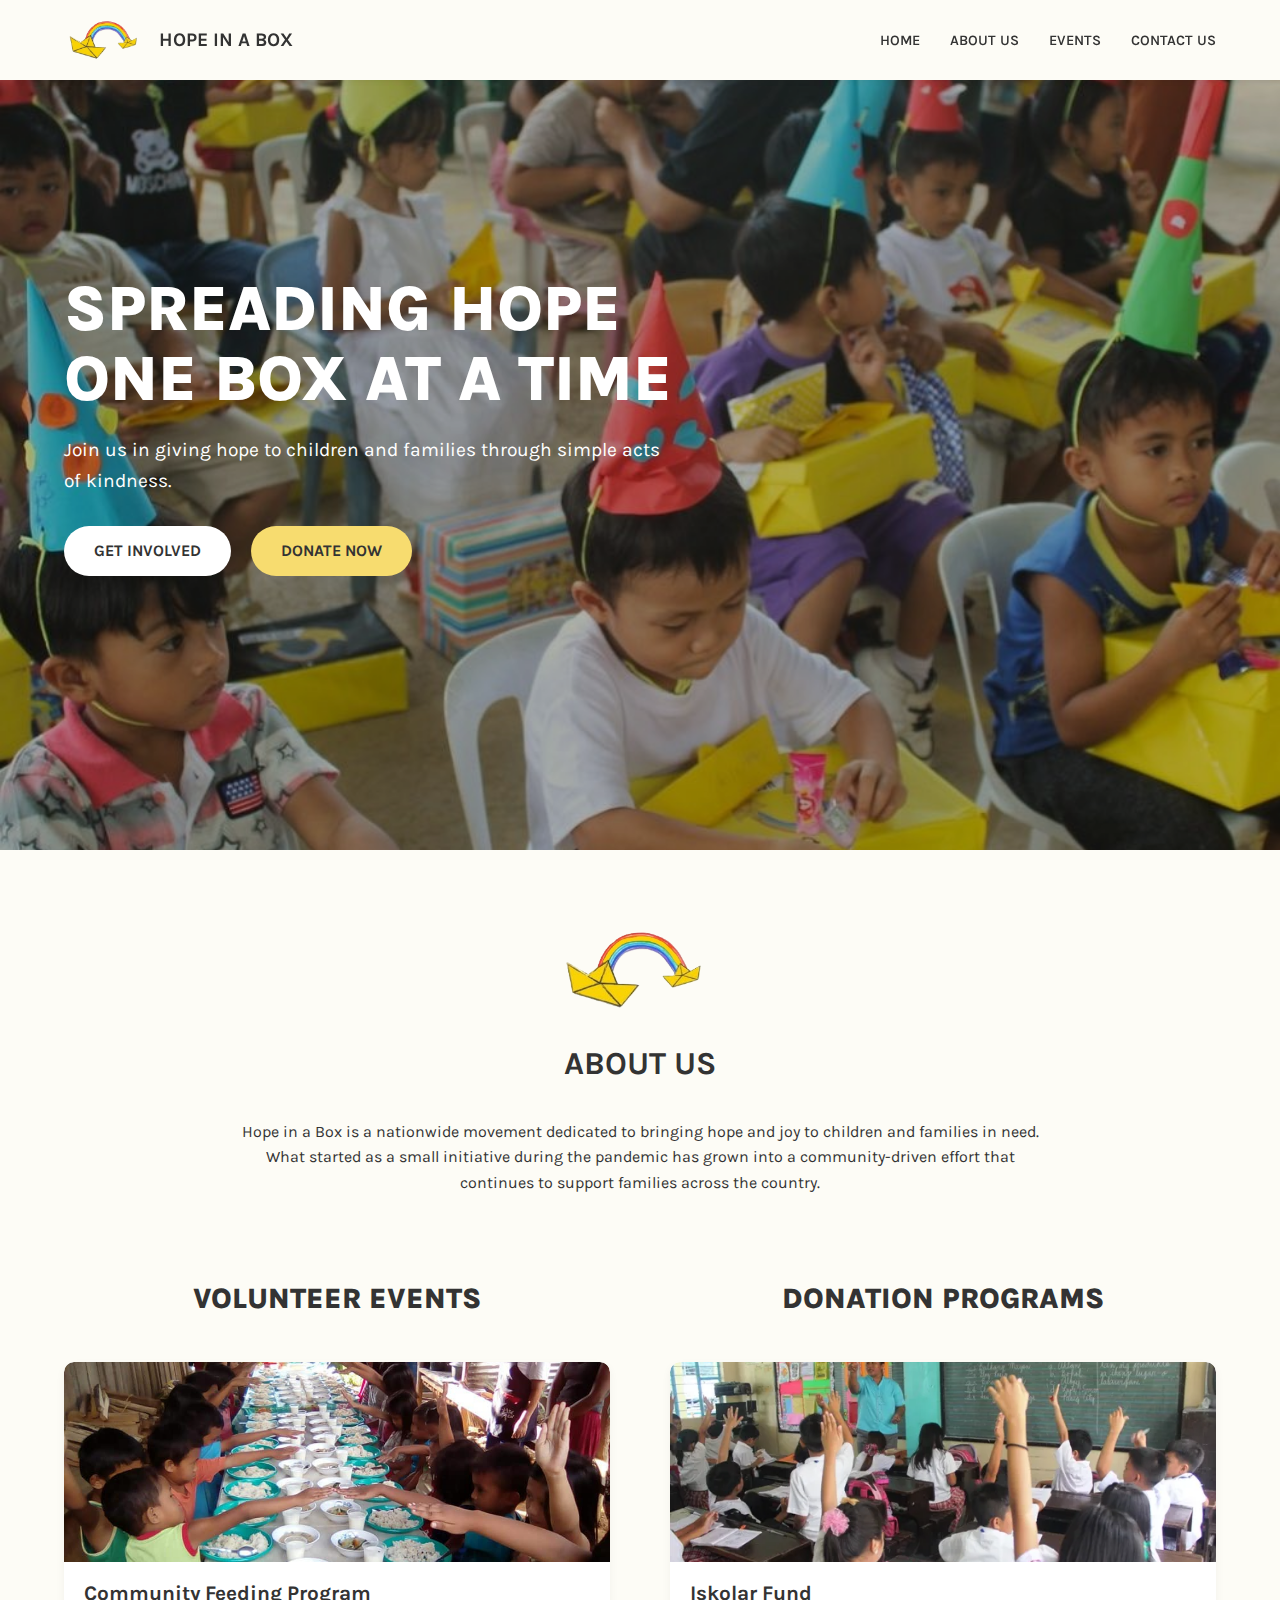
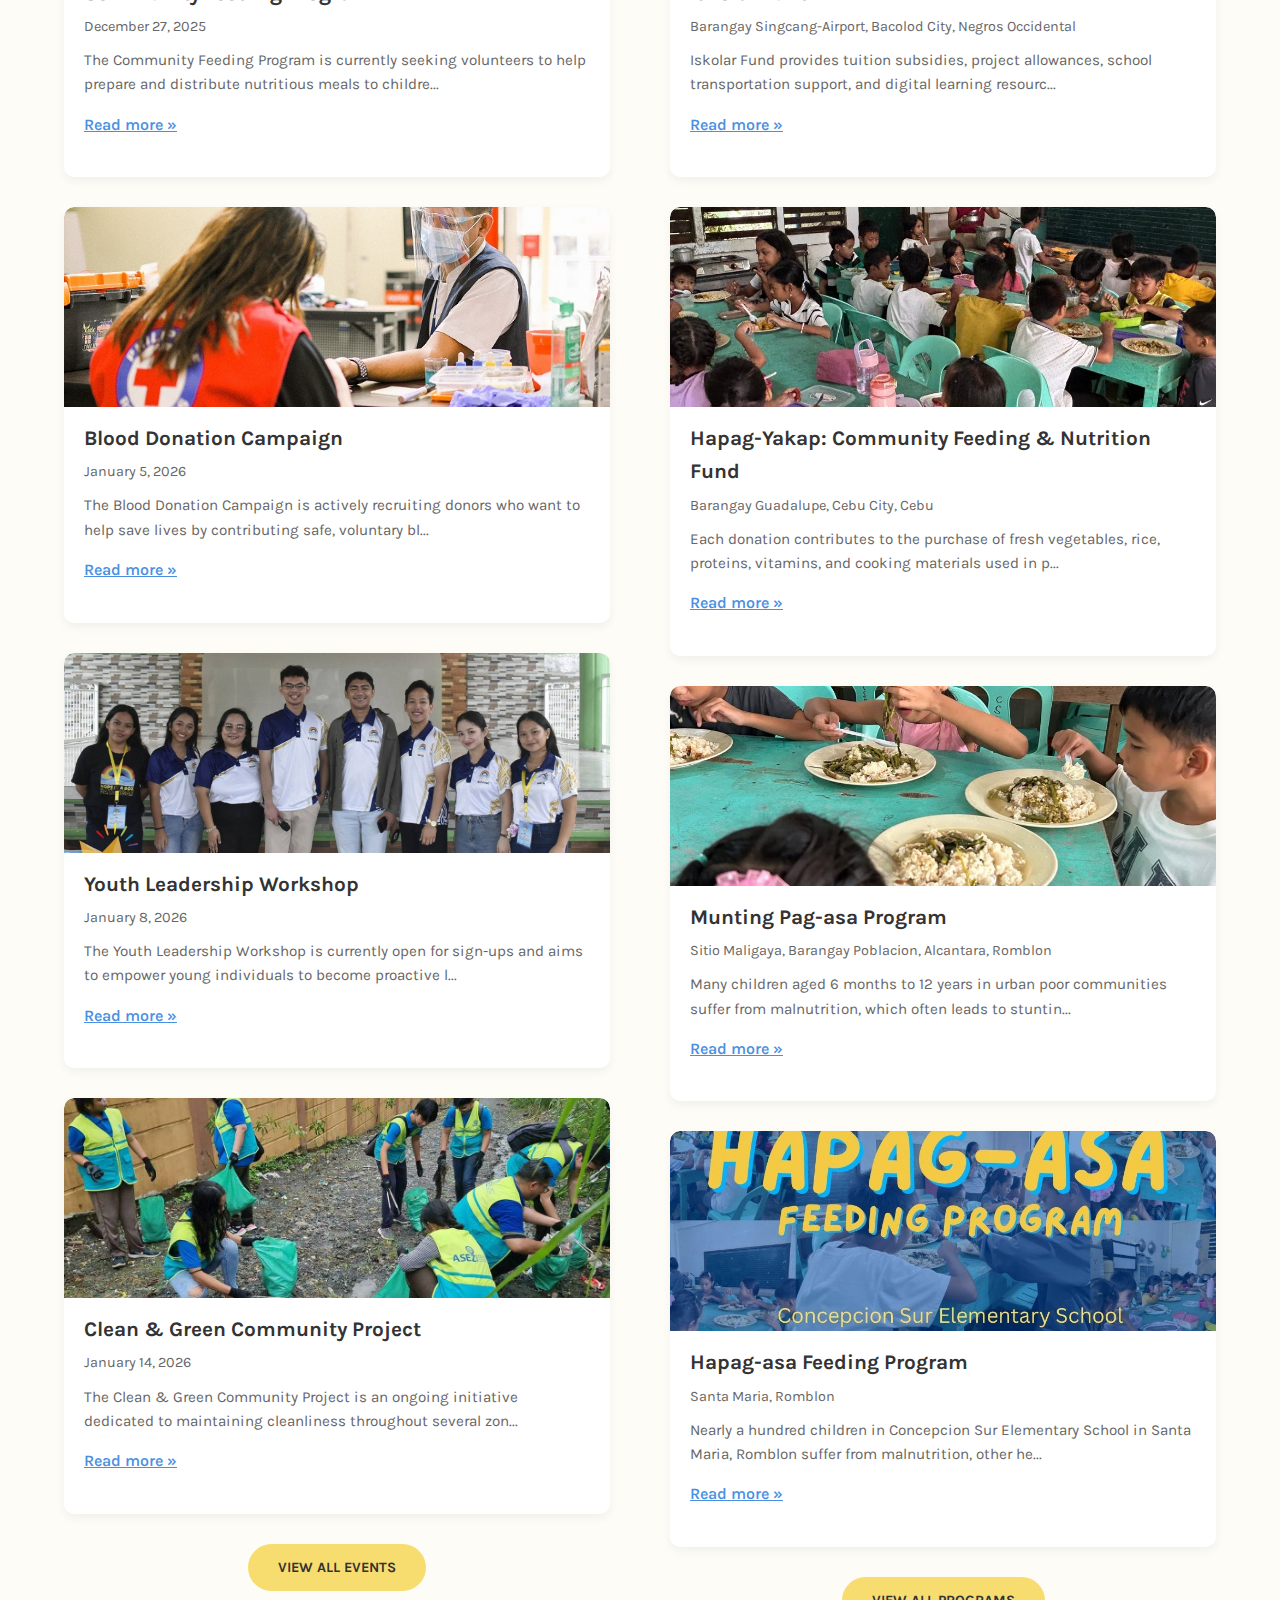
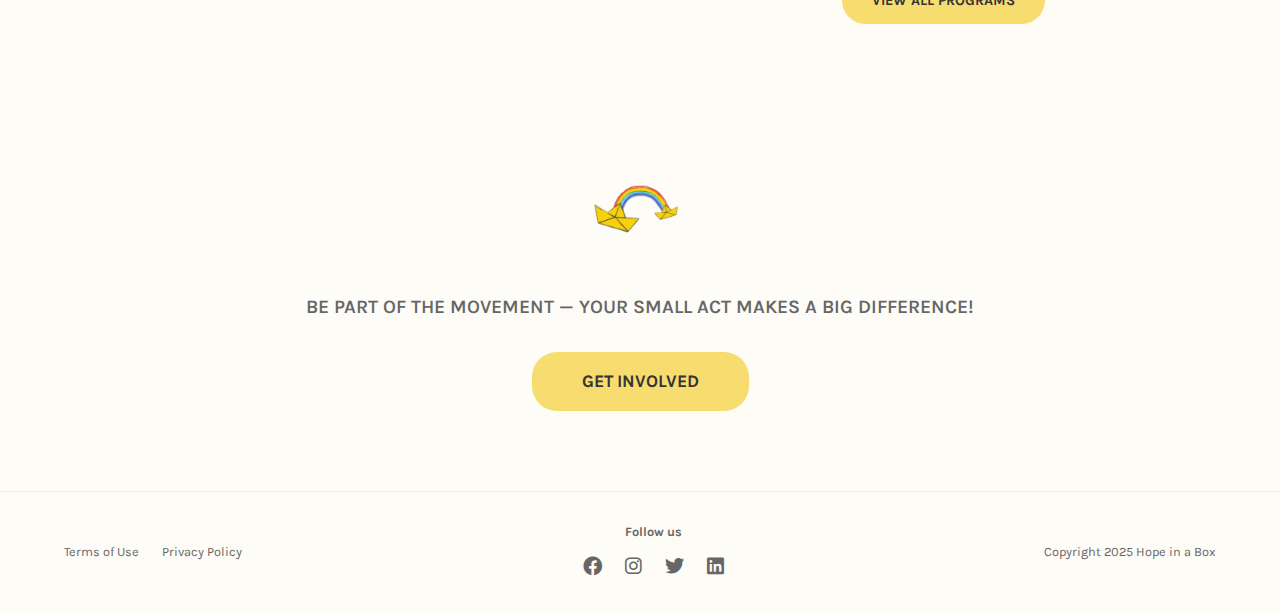
<file: index.html>
<!DOCTYPE html>
<html lang="en">
<head>
    <meta charset="UTF-8">
    <meta name="viewport" content="width=device-width, initial-scale=1.0">
    <title>Hope in a Box</title>
    
    <link rel="preconnect" href="https://fonts.googleapis.com">
    <link rel="preconnect" href="https://fonts.gstatic.com" crossorigin>
    <link href="https://fonts.googleapis.com/css2?family=Karla:wght@400;600;700;800&display=swap" rel="stylesheet">
    
    <link rel="stylesheet" href="style.css">
    <link rel="stylesheet" href="https://cdnjs.cloudflare.com/ajax/libs/font-awesome/6.0.0/css/all.min.css">
</head>
<body>

<header>
    <div class="nav-container">
        <a href="index.html" class="logo">
            <img src="assets/logo.png" alt="Logo Icon">
            HOPE IN A BOX
        </a>
        <nav class="main-nav">
            <ul>
                <li><a href="index.html">HOME</a></li>
                <li><a href="about.html">ABOUT US</a></li>
                <li><a href="events.html">EVENTS</a></li>
                <li><a href="contact.html">CONTACT US</a></li>
            </ul>
        </nav>
    </div>
</header>
<section class="hero-section" style="background-image: url('assets/hero_section.jpg');">
    <div class="hero-content">
        <h1>SPREADING HOPE<br>ONE BOX AT A TIME</h1>
        <p>Join us in giving hope to children and families through simple acts of kindness.</p>
        <div class="hero-buttons">
            <a href="volunteer.html" class="btn btn-white">GET INVOLVED</a>
            <a href="donation.html" class="btn btn-yellow">DONATE NOW</a>
        </div>
    </div>
</section>

<section class="about-us-section container">
     <img src="assets/logo.png" alt="Rainbow Boat" class="section-icon">
    <h2>ABOUT US</h2>
    <p>Hope in a Box is a nationwide movement dedicated to bringing hope and joy to children and families in need. What started as a small initiative during the pandemic has grown into a community-driven effort that continues to support families across the country.</p>
</section>

<section class="container main-content-grid">
    
    <div class="events-column">
        <h2 class="column-title">VOLUNTEER EVENTS</h2>
        
                    <div class="event-card">
                <img src="assets/feeding_program.jpg" 
                     alt="Community Feeding Program"
                     onerror="this.src='assets/pag-asa_fund.jpg'">
                
                <h3 style="margin-top: 15px;">Community Feeding Program</h3>
                
                <span class="event-date" style="display:block; color:#666; font-size:0.9rem; margin-bottom:10px;">
                    December 27, 2025                </span>
                
                <p style="margin-bottom: 15px;">
                    The Community Feeding Program is currently seeking volunteers to help prepare and distribute nutritious meals to childre...                </p>
                
                <div style="padding-bottom: 20px;">
                    <a href="#" class="read-more">Read more »</a>
                </div>
            </div>
                    <div class="event-card">
                <img src="assets/blood_donation.jpg" 
                     alt="Blood Donation Campaign"
                     onerror="this.src='assets/pag-asa_fund.jpg'">
                
                <h3 style="margin-top: 15px;">Blood Donation Campaign</h3>
                
                <span class="event-date" style="display:block; color:#666; font-size:0.9rem; margin-bottom:10px;">
                    January 5, 2026                </span>
                
                <p style="margin-bottom: 15px;">
                    The Blood Donation Campaign is actively recruiting donors who want to help save lives by contributing safe, voluntary bl...                </p>
                
                <div style="padding-bottom: 20px;">
                    <a href="#" class="read-more">Read more »</a>
                </div>
            </div>
                    <div class="event-card">
                <img src="assets/leadership_workshop.jpg" 
                     alt="Youth Leadership Workshop"
                     onerror="this.src='assets/pag-asa_fund.jpg'">
                
                <h3 style="margin-top: 15px;">Youth Leadership Workshop</h3>
                
                <span class="event-date" style="display:block; color:#666; font-size:0.9rem; margin-bottom:10px;">
                    January 8, 2026                </span>
                
                <p style="margin-bottom: 15px;">
                    The Youth Leadership Workshop is currently open for sign-ups and aims to empower young individuals to become proactive l...                </p>
                
                <div style="padding-bottom: 20px;">
                    <a href="#" class="read-more">Read more »</a>
                </div>
            </div>
                    <div class="event-card">
                <img src="assets/clean_green.jpg" 
                     alt="Clean &amp; Green Community Project"
                     onerror="this.src='assets/pag-asa_fund.jpg'">
                
                <h3 style="margin-top: 15px;">Clean &amp; Green Community Project</h3>
                
                <span class="event-date" style="display:block; color:#666; font-size:0.9rem; margin-bottom:10px;">
                    January 14, 2026                </span>
                
                <p style="margin-bottom: 15px;">
                    The Clean &amp; Green Community Project is an ongoing initiative dedicated to maintaining cleanliness throughout several zon...                </p>
                
                <div style="padding-bottom: 20px;">
                    <a href="#" class="read-more">Read more »</a>
                </div>
            </div>
                
        <div style="margin-top: 30px; text-align: center;">
             <a href="events.html?tab=volunteer" class="btn btn-yellow" style="font-size: 0.9rem;">VIEW ALL EVENTS</a>
        </div>
    </div>

    <div class="donations-column">
        <h2 class="column-title">DONATION PROGRAMS</h2>
        
                    <div class="donation-card"> <img src="assets/iskolar_fund.jpg" 
                     alt="Iskolar Fund"
                     onerror="this.src='assets/pag-asa_fund.jpg'">
                
                <h3 style="margin-top: 15px;">Iskolar Fund</h3>
                
                <span class="event-date" style="display:block; color:#666; font-size:0.9rem; margin-bottom:10px;">
                    Barangay Singcang-Airport, Bacolod City, Negros Occidental                </span>
                
                <p style="margin-bottom: 15px;">
                    Iskolar Fund provides tuition subsidies, project allowances, school transportation support, and digital learning resourc...                </p>
                
                <div style="padding-bottom: 20px;">
                    <a href="#" class="read-more">Read more »</a>
                </div>
            </div>
                    <div class="donation-card"> <img src="assets/hapag-yakap.jpg" 
                     alt="Hapag-Yakap: Community Feeding &amp; Nutrition Fund"
                     onerror="this.src='assets/pag-asa_fund.jpg'">
                
                <h3 style="margin-top: 15px;">Hapag-Yakap: Community Feeding &amp; Nutrition Fund</h3>
                
                <span class="event-date" style="display:block; color:#666; font-size:0.9rem; margin-bottom:10px;">
                    Barangay Guadalupe, Cebu City, Cebu                </span>
                
                <p style="margin-bottom: 15px;">
                    Each donation contributes to the purchase of fresh vegetables, rice, proteins, vitamins, and cooking materials used in p...                </p>
                
                <div style="padding-bottom: 20px;">
                    <a href="#" class="read-more">Read more »</a>
                </div>
            </div>
                    <div class="donation-card"> <img src="assets/munting_pag-asa.jpg" 
                     alt="Munting Pag-asa Program
"
                     onerror="this.src='assets/pag-asa_fund.jpg'">
                
                <h3 style="margin-top: 15px;">Munting Pag-asa Program
</h3>
                
                <span class="event-date" style="display:block; color:#666; font-size:0.9rem; margin-bottom:10px;">
                    Sitio Maligaya, Barangay Poblacion, Alcantara, Romblon                </span>
                
                <p style="margin-bottom: 15px;">
                    Many children aged 6 months to 12 years in urban poor communities suffer from malnutrition, which often leads to stuntin...                </p>
                
                <div style="padding-bottom: 20px;">
                    <a href="#" class="read-more">Read more »</a>
                </div>
            </div>
                    <div class="donation-card"> <img src="assets/hapag-asa.jpg" 
                     alt="Hapag-asa Feeding Program"
                     onerror="this.src='assets/pag-asa_fund.jpg'">
                
                <h3 style="margin-top: 15px;">Hapag-asa Feeding Program</h3>
                
                <span class="event-date" style="display:block; color:#666; font-size:0.9rem; margin-bottom:10px;">
                    Santa Maria, Romblon                </span>
                
                <p style="margin-bottom: 15px;">
                    Nearly a hundred children in Concepcion Sur Elementary School in Santa Maria, Romblon suffer from malnutrition, other he...                </p>
                
                <div style="padding-bottom: 20px;">
                    <a href="#" class="read-more">Read more »</a>
                </div>
            </div>
                
        <div style="margin-top: 30px; text-align: center;">
             <a href="events.html?tab=donation" class="btn btn-yellow" style="font-size: 0.9rem;">VIEW ALL PROGRAMS</a>
        </div>
    </div>

</section>

<section class="bottom-cta">
    <div class="container">
        <img src="assets/logo.png" alt="Rainbow Icon" style="height: 50px; margin-bottom: 20px;">
        <p class="cta-tagline">BE PART OF THE MOVEMENT — YOUR SMALL ACT MAKES A BIG DIFFERENCE!</p>
        <a href="volunteer.html" class="btn btn-yellow btn-large">GET INVOLVED</a>
    </div>
</section>

<footer>
    <div class="container footer-content">
        <div class="footer-links">
            <a href="terms.html">Terms of Use</a>
            <a href="privacy.html">Privacy Policy</a>
        </div>
        
        <div class="social-icons">
            <p>Follow us</p>
            <a href="https://www.facebook.com/HIABOrg"><i class="fab fa-facebook"></i></a>
            <a href="#"><i class="fab fa-instagram"></i></a>
            <a href="#"><i class="fab fa-twitter"></i></a> <a href="#"><i class="fab fa-linkedin"></i></a>
        </div>
        
        <div class="copyright">
            Copyright 2025 Hope in a Box
        </div>
    </div>
</footer>

</body>
</html>
</file>
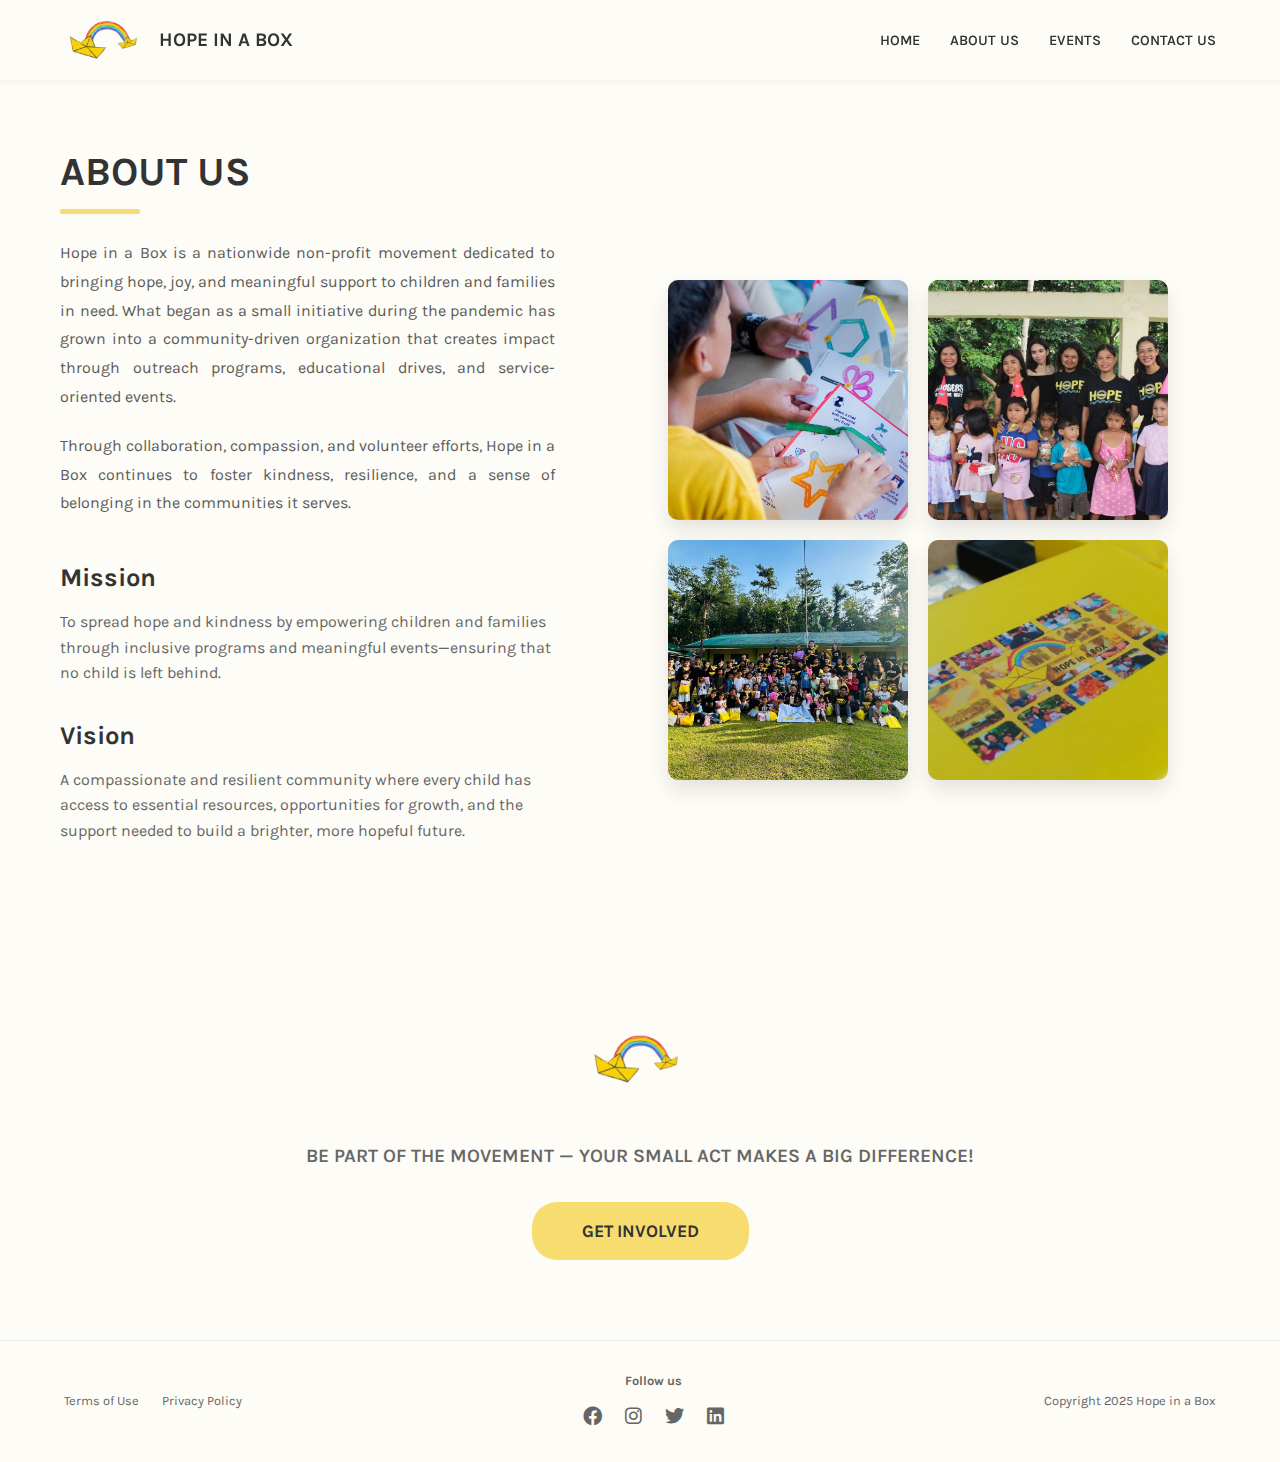
<file: about.html>
<!DOCTYPE html>
<html lang="en">
<head>
    <meta charset="UTF-8">
    <meta name="viewport" content="width=device-width, initial-scale=1.0">
    <title>Hope in a Box</title>
    
    <link rel="preconnect" href="https://fonts.googleapis.com">
    <link rel="preconnect" href="https://fonts.gstatic.com" crossorigin>
    <link href="https://fonts.googleapis.com/css2?family=Karla:wght@400;600;700;800&display=swap" rel="stylesheet">
    
    <link rel="stylesheet" href="style.css">
    <link rel="stylesheet" href="https://cdnjs.cloudflare.com/ajax/libs/font-awesome/6.0.0/css/all.min.css">
</head>
<body>

<header>
    <div class="nav-container">
        <a href="index.html" class="logo">
            <img src="assets/logo.png" alt="Logo Icon">
            HOPE IN A BOX
        </a>
        <nav class="main-nav">
            <ul>
                <li><a href="index.html">HOME</a></li>
                <li><a href="about.html">ABOUT US</a></li>
                <li><a href="events.html">EVENTS</a></li>
                <li><a href="contact.html">CONTACT US</a></li>
            </ul>
        </nav>
    </div>
</header>
<div class="about-page-container">

    <div class="about-flex">

        <div class="about-left-column">

            <div class="about-text">
                <h1 class="about-title">ABOUT US</h1>
                <p class="about-description">
                    Hope in a Box is a nationwide non-profit movement dedicated 
                    to bringing hope, joy, and meaningful support to children and 
                    families in need. What began as a small initiative during the 
                    pandemic has grown into a community-driven organization that 
                    creates impact through outreach programs, educational drives, 
                    and service-oriented events.
                </p>
                <p class="about-description">
                    Through collaboration, compassion, and volunteer efforts, 
                    Hope in a Box continues to foster kindness, resilience, 
                    and a sense of belonging in the communities it serves.
                </p>
            </div>

            <div class="mission-vision-container">
                
                <div class="mission-card">
                    <h3> Mission</h3>
                    <p>
                        To spread hope and kindness by empowering children and 
                        families through inclusive programs and meaningful 
                        events—ensuring that no child is left behind.
                    </p>
                </div>

                <div class="vision-card">
                    <h3> Vision</h3>
                    <p>
                        A compassionate and resilient community where every child has 
                        access to essential resources, opportunities for growth, 
                        and the support needed to build a brighter, more hopeful future.
                    </p>
                </div>
            </div>

        </div> <div class="about-right-column">
            <div class="images-container">
                <div class="image-flex">
                    
                    <div class="box-one">
                        <div class="image-box">
                            <img src="assets/about1.jpg" alt="About Image 1" onerror="this.style.display='none'"> 
                        </div>
                        <div class="image-box">
                            <img src="assets/about2.jpg" alt="About Image 2" onerror="this.style.display='none'">
                        </div>
                    </div>
        
                    <div class="box-one">
                        <div class="image-box">
                            <img src="assets/about3.jpg" alt="About Image 3" onerror="this.style.display='none'">
                        </div>
                        <div class="image-box">
                            <img src="assets/about4.jpg" alt="About Image 4" onerror="this.style.display='none'">
                        </div>
                    </div>

                </div>
            </div>

        </div> </div> </div> <section class="bottom-cta">
    <div class="container">
        <img src="assets/logo.png" alt="Rainbow Icon" style="height: 50px; margin-bottom: 20px;">
        <p class="cta-tagline">BE PART OF THE MOVEMENT — YOUR SMALL ACT MAKES A BIG DIFFERENCE!</p>
        <a href="volunteer.html" class="btn btn-yellow btn-large">GET INVOLVED</a>
    </div>
</section>

<footer>
    <div class="container footer-content">
        <div class="footer-links">
            <a href="terms.html">Terms of Use</a>
            <a href="privacy.html">Privacy Policy</a>
        </div>
        
        <div class="social-icons">
            <p>Follow us</p>
            <a href="https://www.facebook.com/HIABOrg"><i class="fab fa-facebook"></i></a>
            <a href="#"><i class="fab fa-instagram"></i></a>
            <a href="#"><i class="fab fa-twitter"></i></a> <a href="#"><i class="fab fa-linkedin"></i></a>
        </div>
        
        <div class="copyright">
            Copyright 2025 Hope in a Box
        </div>
    </div>
</footer>

</body>
</html>
</file>
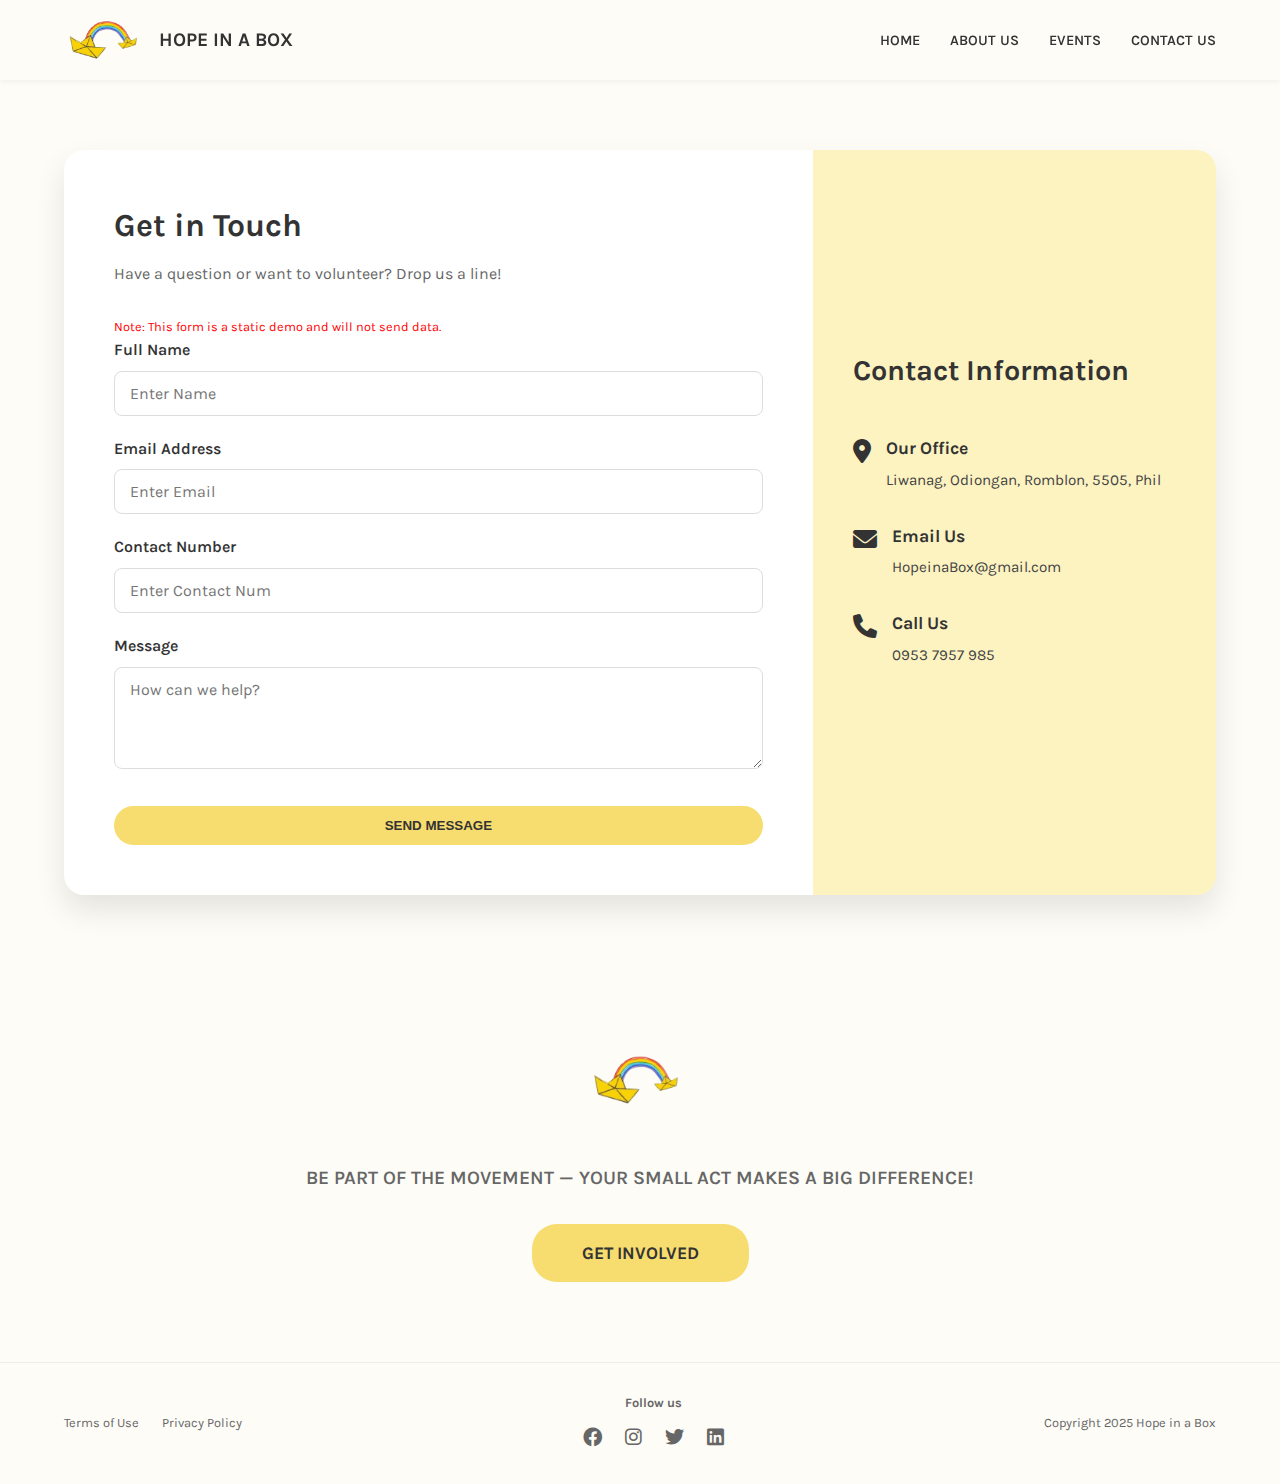
<file: contact.html>
<!DOCTYPE html>
<html lang="en">
<head>
    <meta charset="UTF-8">
    <meta name="viewport" content="width=device-width, initial-scale=1.0">
    <title>Hope in a Box</title>
    
    <link rel="preconnect" href="https://fonts.googleapis.com">
    <link rel="preconnect" href="https://fonts.gstatic.com" crossorigin>
    <link href="https://fonts.googleapis.com/css2?family=Karla:wght@400;600;700;800&display=swap" rel="stylesheet">
    
    <link rel="stylesheet" href="style.css">
    <link rel="stylesheet" href="https://cdnjs.cloudflare.com/ajax/libs/font-awesome/6.0.0/css/all.min.css">
</head>
<body>

<header>
    <div class="nav-container">
        <a href="index.html" class="logo">
            <img src="assets/logo.png" alt="Logo Icon">
            HOPE IN A BOX
        </a>
        <nav class="main-nav">
            <ul>
                <li><a href="index.html">HOME</a></li>
                <li><a href="about.html">ABOUT US</a></li>
                <li><a href="events.html">EVENTS</a></li>
                <li><a href="contact.html">CONTACT US</a></li>
            </ul>
        </nav>
    </div>
</header>
<div class="container" style="padding-top: 150px; padding-bottom: 80px;">
    
    <div class="contact-box">
        
        <div class="contact-left">
            <h2 style="font-size: 2rem; margin-bottom: 10px;">Get in Touch</h2>
            <p style="color: #666; margin-bottom: 30px;">Have a question or want to volunteer? Drop us a line!</p>

            <p style="color: red; font-size: 0.8rem;">Note: This form is a static demo and will not send data.</p>
            <form action="#" method="POST" class="volunteer-form">
                <div class="form-group">
                    <label for="sender_name">Full Name</label>
                    <input type="text" name="sender_name" id="sender_name" required placeholder="Enter Name">
                </div>

                <div class="form-group">
                    <label for="email">Email Address</label>
                    <input type="email" name="email" id="email" required placeholder="Enter Email">
                </div>

                <div class="form-group">
                    <label for="contact_number">Contact Number</label>
                    <input type="text" name="contact_number" id="contact_number" placeholder="Enter Contact Num">
                </div>

                <div class="form-group">
                    <label for="message">Message</label>
                    <textarea name="message" id="message" rows="4" required placeholder="How can we help?"></textarea>
                </div>

                <button type="submit" class="btn btn-yellow" style="width: 100%; margin-top: 10px;">SEND MESSAGE</button>
            </form>
        </div>

        <div class="contact-right">
            <div class="contact-right-content">
                <h3 style="font-size: 1.8rem; margin-bottom: 40px;">Contact Information</h3>
                
                <div class="info-item">
                    <i class="fas fa-map-marker-alt"></i>
                    <div>
                        <h4>Our Office</h4>
                        <p>Liwanag, Odiongan, Romblon, 5505, Phil</p>
                    </div>
                </div>

                <div class="info-item">
                    <i class="fas fa-envelope"></i>
                    <div>
                        <h4>Email Us</h4>
                        <p>HopeinaBox@gmail.com</p>
                    </div>
                </div>

                <div class="info-item">
                    <i class="fas fa-phone"></i>
                    <div>
                        <h4>Call Us</h4>
                        <p>0953 7957 985</p>
                    </div>
                </div>
            </div>
        </div>

    </div>
</div>

<section class="bottom-cta">
    <div class="container">
        <img src="assets/logo.png" alt="Rainbow Icon" style="height: 50px; margin-bottom: 20px;">
        <p class="cta-tagline">BE PART OF THE MOVEMENT — YOUR SMALL ACT MAKES A BIG DIFFERENCE!</p>
        <a href="volunteer.html" class="btn btn-yellow btn-large">GET INVOLVED</a>
    </div>
</section>

<footer>
    <div class="container footer-content">
        <div class="footer-links">
            <a href="terms.html">Terms of Use</a>
            <a href="privacy.html">Privacy Policy</a>
        </div>
        
        <div class="social-icons">
            <p>Follow us</p>
            <a href="https://www.facebook.com/HIABOrg"><i class="fab fa-facebook"></i></a>
            <a href="#"><i class="fab fa-instagram"></i></a>
            <a href="#"><i class="fab fa-twitter"></i></a> <a href="#"><i class="fab fa-linkedin"></i></a>
        </div>
        
        <div class="copyright">
            Copyright 2025 Hope in a Box
        </div>
    </div>
</footer>

</body>
</html>
</file>
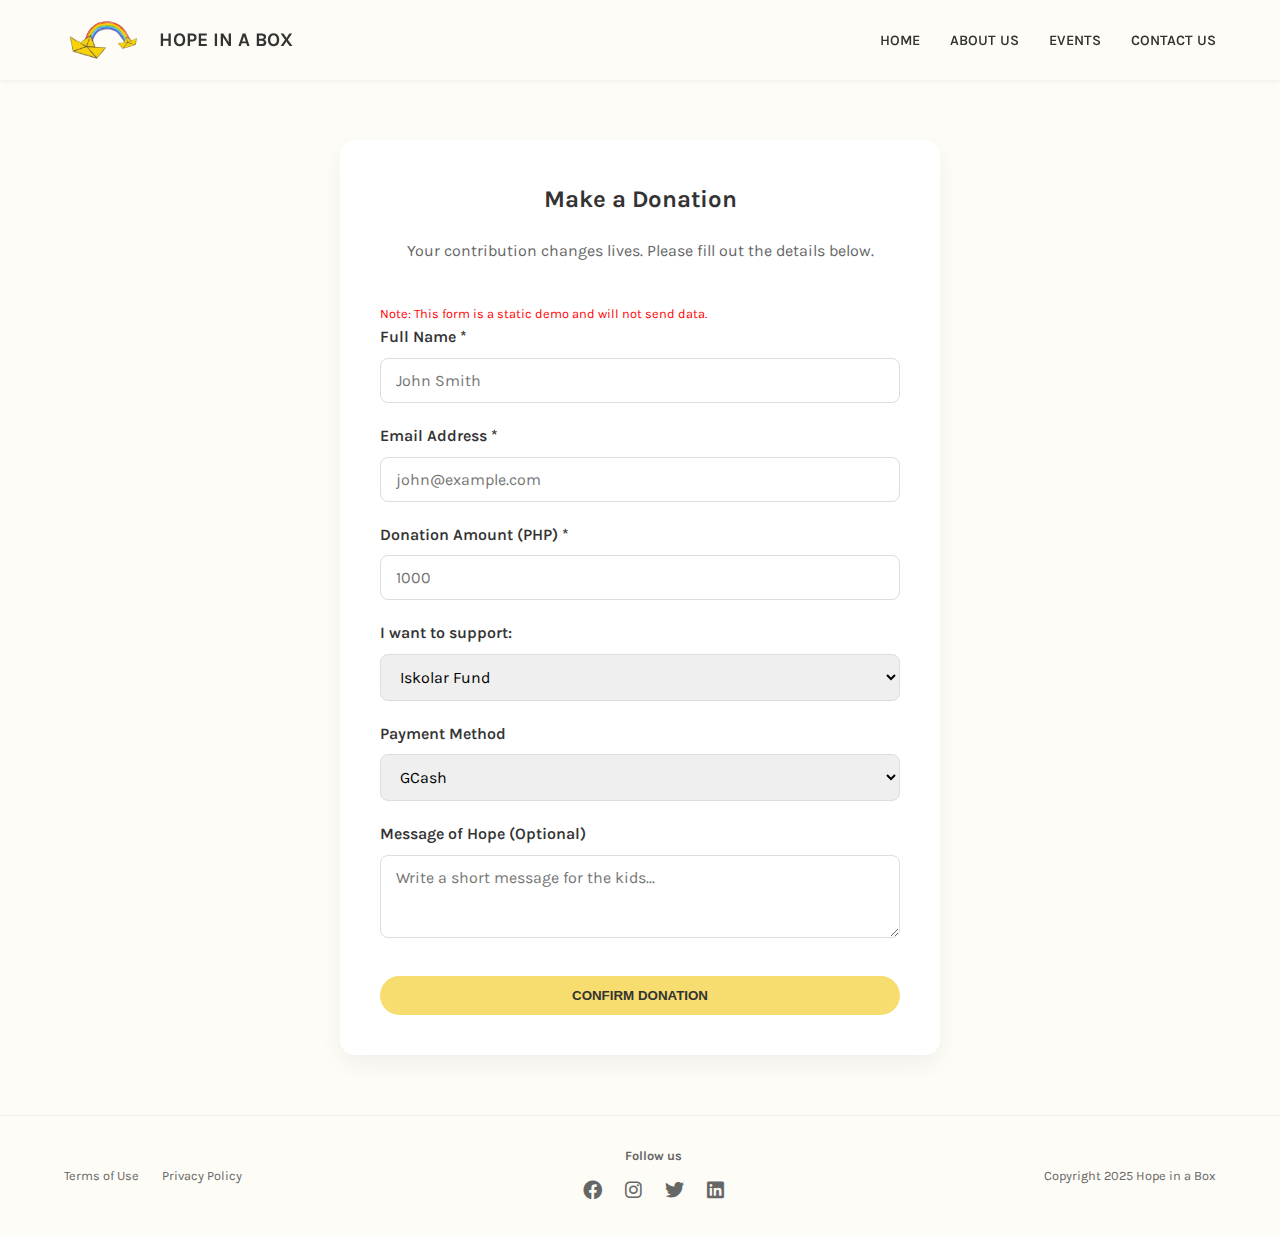
<file: donation.html>
<!DOCTYPE html>
<html lang="en">
<head>
    <meta charset="UTF-8">
    <meta name="viewport" content="width=device-width, initial-scale=1.0">
    <title>Hope in a Box</title>
    
    <link rel="preconnect" href="https://fonts.googleapis.com">
    <link rel="preconnect" href="https://fonts.gstatic.com" crossorigin>
    <link href="https://fonts.googleapis.com/css2?family=Karla:wght@400;600;700;800&display=swap" rel="stylesheet">
    
    <link rel="stylesheet" href="style.css">
    <link rel="stylesheet" href="https://cdnjs.cloudflare.com/ajax/libs/font-awesome/6.0.0/css/all.min.css">
</head>
<body>

<header>
    <div class="nav-container">
        <a href="index.html" class="logo">
            <img src="assets/logo.png" alt="Logo Icon">
            HOPE IN A BOX
        </a>
        <nav class="main-nav">
            <ul>
                <li><a href="index.html">HOME</a></li>
                <li><a href="about.html">ABOUT US</a></li>
                <li><a href="events.html">EVENTS</a></li>
                <li><a href="contact.html">CONTACT US</a></li>
            </ul>
        </nav>
    </div>
</header>
<div class="container" style="padding: 60px 0; margin-top: 80px;">
    <div class="form-wrapper">
        <h2 style="text-align: center; margin-bottom: 20px;">Make a Donation</h2>
        <p style="text-align: center; margin-bottom: 40px; color: var(--text-light);">
            Your contribution changes lives. Please fill out the details below.
        </p>

        <p style="color: red; font-size: 0.8rem;">Note: This form is a static demo and will not send data.</p>
        <form action="#" method="POST" class="volunteer-form">
            
            <div class="form-group">
                <label for="donor_name">Full Name *</label>
                <input type="text" name="donor_name" id="donor_name" required placeholder="John Smith">
            </div>

            <div class="form-group">
                <label for="donor_email">Email Address *</label>
                <input type="email" name="donor_email" id="donor_email" required placeholder="john@example.com">
            </div>

            <div class="form-group">
                <label for="amount">Donation Amount (PHP) *</label>
                <input type="number" name="amount" id="amount" required placeholder="1000" min="1">
            </div>

            <div class="form-group">
                <label for="program">I want to support:</label>
                <select name="program" id="program">
                    <option value="Iskolar Fund">Iskolar Fund</option>
                    <option value="Hapag-Yakap: Community Feeding & Nutrition Fund">Hapag-Yakap: Community Feeding & Nutrition Fund</option>
                    <option value="Munting Pag-asa Program">Munting Pag-asa Program</option>
                    <option value="Hapag-asa Feeding Program">Hapag-asa Feeding Program</option>
                    <option value="EduKaagapay">EduKaagapay</option>
                    <option value="BUKLAT: Learning Support Fund">BUKLAT: Learning Support Fund</option>
                    <option value="Lingap-Bayanihan">Lingap-Bayanihan</option>
                    <option value="Infant Care Drive">Infant Care Drive</option>
                    <option value="CTulong-Kalinga: Medical Assistance Fund">Tulong-Kalinga: Medical Assistance Fund</option>
                </select>
            </div>

            <div class="form-group">
                <label for="payment_method">Payment Method</label>
                <select name="payment_method" id="payment_method">
                    <option value="GCash">GCash</option>
                    <option value="Bank Transfer (BDO)">Bank Transfer (BDO)</option>
                    <option value="Bank Transfer (BPI)">Bank Transfer (BPI)</option>
                    <option value="PayPal">PayPal</option>
                </select>
            </div>

            <div class="form-group">
                <label for="message">Message of Hope (Optional)</label>
                <textarea name="message" id="message" rows="3" placeholder="Write a short message for the kids..."></textarea>
            </div>

            <button type="submit" class="btn btn-yellow" style="width: 100%; margin-top: 10px;">CONFIRM DONATION</button>
        </form>
    </div>
</div>

<footer>
    <div class="container footer-content">
        <div class="footer-links">
            <a href="#">Terms of Use</a>
            <a href="#">Privacy Policy</a>
        </div>
        
        <div class="social-icons">
            <p>Follow us</p>
            <a href="#"><i class="fab fa-facebook"></i></a>
            <a href="#"><i class="fab fa-instagram"></i></a>
            <a href="#"><i class="fab fa-twitter"></i></a> 
            <a href="#"><i class="fab fa-linkedin"></i></a>
        </div>
        
        <div class="copyright">
            Copyright 2025 Hope in a Box
        </div>
    </div>
</footer>

</body>
</html>
</file>
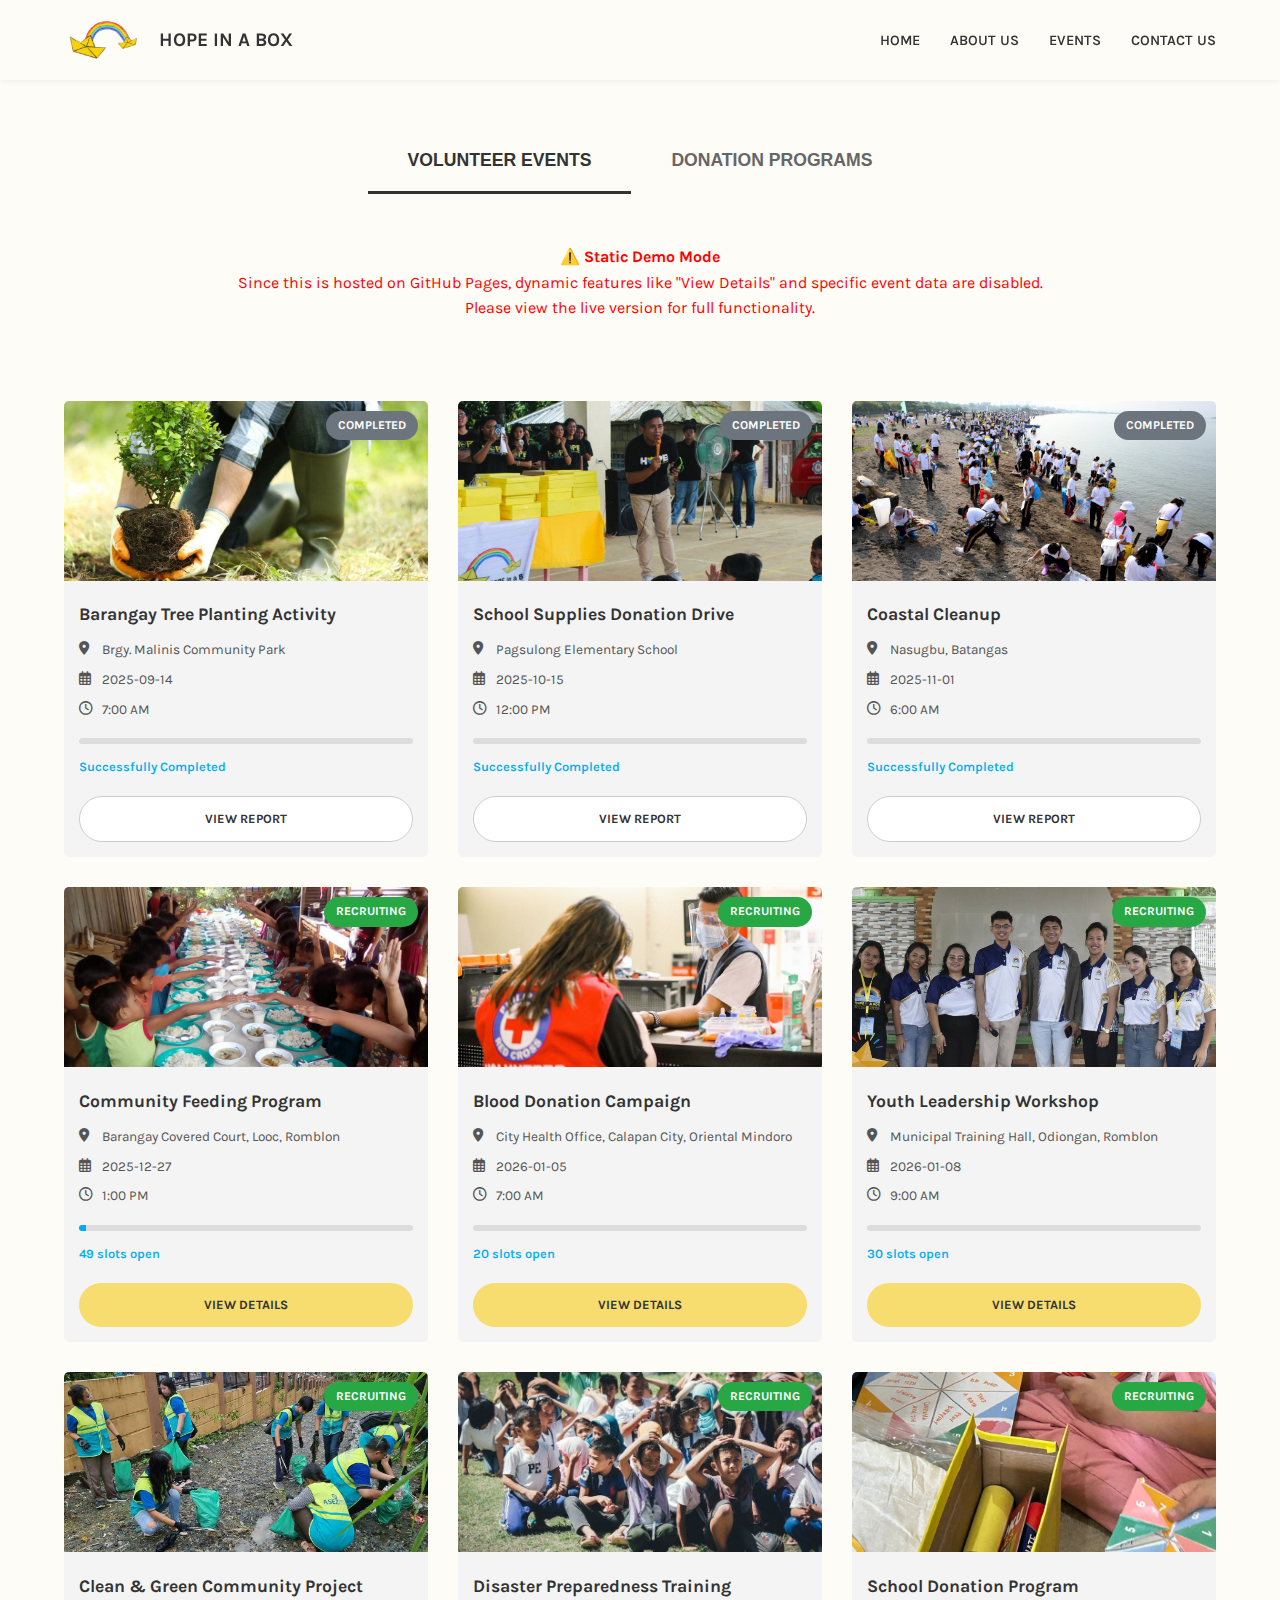
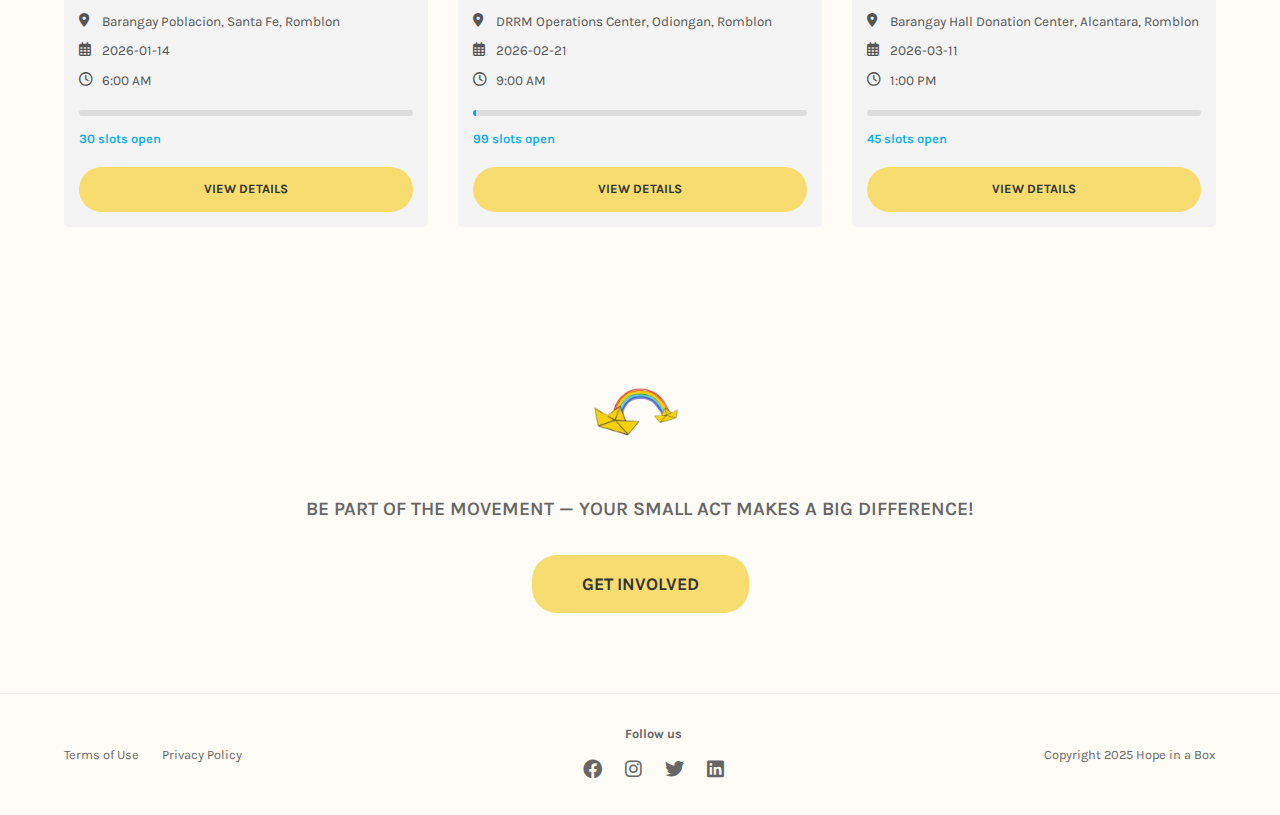
<file: events.html>
<!DOCTYPE html>
<html lang="en">
<head>
    <meta charset="UTF-8">
    <meta name="viewport" content="width=device-width, initial-scale=1.0">
    <title>Hope in a Box</title>
    
    <link rel="preconnect" href="https://fonts.googleapis.com">
    <link rel="preconnect" href="https://fonts.gstatic.com" crossorigin>
    <link href="https://fonts.googleapis.com/css2?family=Karla:wght@400;600;700;800&display=swap" rel="stylesheet">
    
    <link rel="stylesheet" href="style.css">
    <link rel="stylesheet" href="https://cdnjs.cloudflare.com/ajax/libs/font-awesome/6.0.0/css/all.min.css">
</head>
<body>

<header>
    <div class="nav-container">
        <a href="index.html" class="logo">
            <img src="assets/logo.png" alt="Logo Icon">
            HOPE IN A BOX
        </a>
        <nav class="main-nav">
            <ul>
                <li><a href="index.html">HOME</a></li>
                <li><a href="about.html">ABOUT US</a></li>
                <li><a href="events.html">EVENTS</a></li>
                <li><a href="contact.html">CONTACT US</a></li>
            </ul>
        </nav>
    </div>
</header>
<div class="tabs-nav" style="margin-top: 130px;">
    <button class="tab-btn active" onclick="openTab('volunteer')">VOLUNTEER EVENTS</button>
    <button class="tab-btn" onclick="openTab('donation')">DONATION PROGRAMS</button>
</div>

<div style=" color: red; padding: 40px; margin-bottom: 0px; text-align: center;">
    <strong>⚠️ Static Demo Mode</strong><br>
    Since this is hosted on GitHub Pages, dynamic features like "View Details" and specific event data are disabled. 
    <br>Please view the live version for full functionality.
</div>

<div class="container" style="padding: 40px 0 80px 0;">

    <div id="volunteer" class="tab-content active">
        <div class="events-page-grid">
                            <div class="program-card">
                
                    <div class="card-img-wrapper" style="position:relative;">
                        <img src="assets/tree_planting.jpg" class="card-img-top" alt="Event" onerror="this.src='assets/pag-asa_fund.jpg'">
                        
                                                    <span class="badge-overlay badge-closed">COMPLETED</span>
                                            </div>

                    <div class="card-body">
                        <h4 class="card-title">Barangay Tree Planting Activity</h4>
                    
                        <div class="card-info"><i class="fas fa-map-marker-alt"></i> Brgy. Malinis Community Park</div>
                        <div class="card-info"><i class="far fa-calendar-alt"></i> 2025-09-14</div>
                                                    <div class="card-info"><i class="far fa-clock"></i> 7:00 AM</div>
                                            
                        <div class="status-bar">
                            <div class="status-fill" style="width: 0%; 
                                background-color: #6c757d;">
                            </div>
                        </div>
                        
                        <div class="status-text">
                                                            Successfully Completed
                                                    </div>

                                                    <a href="#" 
                                class="btn btn-white" 
                                style="margin-top: 10px; text-align:center; font-size:0.8rem; border:1px solid #ccc; display:inline-block; text-decoration:none;">
                                VIEW REPORT
                            </a>
                        
                    </div>
                </div>
                            <div class="program-card">
                
                    <div class="card-img-wrapper" style="position:relative;">
                        <img src="assets/donation_drive.jpg" class="card-img-top" alt="Event" onerror="this.src='assets/pag-asa_fund.jpg'">
                        
                                                    <span class="badge-overlay badge-closed">COMPLETED</span>
                                            </div>

                    <div class="card-body">
                        <h4 class="card-title">School Supplies Donation Drive</h4>
                    
                        <div class="card-info"><i class="fas fa-map-marker-alt"></i> Pagsulong Elementary School</div>
                        <div class="card-info"><i class="far fa-calendar-alt"></i> 2025-10-15</div>
                                                    <div class="card-info"><i class="far fa-clock"></i> 12:00 PM</div>
                                            
                        <div class="status-bar">
                            <div class="status-fill" style="width: 0%; 
                                background-color: #6c757d;">
                            </div>
                        </div>
                        
                        <div class="status-text">
                                                            Successfully Completed
                                                    </div>

                                                    <a href="#" 
                                class="btn btn-white" 
                                style="margin-top: 10px; text-align:center; font-size:0.8rem; border:1px solid #ccc; display:inline-block; text-decoration:none;">
                                VIEW REPORT
                            </a>
                        
                    </div>
                </div>
                            <div class="program-card">
                
                    <div class="card-img-wrapper" style="position:relative;">
                        <img src="assets/coastal_cleanup.jpg" class="card-img-top" alt="Event" onerror="this.src='assets/pag-asa_fund.jpg'">
                        
                                                    <span class="badge-overlay badge-closed">COMPLETED</span>
                                            </div>

                    <div class="card-body">
                        <h4 class="card-title">Coastal Cleanup</h4>
                    
                        <div class="card-info"><i class="fas fa-map-marker-alt"></i> Nasugbu, Batangas</div>
                        <div class="card-info"><i class="far fa-calendar-alt"></i> 2025-11-01</div>
                                                    <div class="card-info"><i class="far fa-clock"></i> 6:00 AM</div>
                                            
                        <div class="status-bar">
                            <div class="status-fill" style="width: 0%; 
                                background-color: #6c757d;">
                            </div>
                        </div>
                        
                        <div class="status-text">
                                                            Successfully Completed
                                                    </div>

                                                    <a href="#" 
                                class="btn btn-white" 
                                style="margin-top: 10px; text-align:center; font-size:0.8rem; border:1px solid #ccc; display:inline-block; text-decoration:none;">
                                VIEW REPORT
                            </a>
                        
                    </div>
                </div>
                            <div class="program-card">
                
                    <div class="card-img-wrapper" style="position:relative;">
                        <img src="assets/feeding_program.jpg" class="card-img-top" alt="Event" onerror="this.src='assets/pag-asa_fund.jpg'">
                        
                                                    <span class="badge-overlay badge-open">RECRUITING</span>
                                            </div>

                    <div class="card-body">
                        <h4 class="card-title">Community Feeding Program</h4>
                    
                        <div class="card-info"><i class="fas fa-map-marker-alt"></i> Barangay Covered Court, Looc, Romblon</div>
                        <div class="card-info"><i class="far fa-calendar-alt"></i> 2025-12-27</div>
                                                    <div class="card-info"><i class="far fa-clock"></i> 1:00 PM</div>
                                            
                        <div class="status-bar">
                            <div class="status-fill" style="width: 2%; 
                                background-color: #00AEEF;">
                            </div>
                        </div>
                        
                        <div class="status-text">
                                                            49 slots open
                                                    </div>

                                                    <a href="#" 
                                class="btn btn-yellow" 
                                style="margin-top: 10px; text-align:center; font-size:0.8rem;">
                                VIEW DETAILS
                            </a>
                        
                    </div>
                </div>
                            <div class="program-card">
                
                    <div class="card-img-wrapper" style="position:relative;">
                        <img src="assets/blood_donation.jpg" class="card-img-top" alt="Event" onerror="this.src='assets/pag-asa_fund.jpg'">
                        
                                                    <span class="badge-overlay badge-open">RECRUITING</span>
                                            </div>

                    <div class="card-body">
                        <h4 class="card-title">Blood Donation Campaign</h4>
                    
                        <div class="card-info"><i class="fas fa-map-marker-alt"></i> City Health Office, Calapan City, Oriental Mindoro</div>
                        <div class="card-info"><i class="far fa-calendar-alt"></i> 2026-01-05</div>
                                                    <div class="card-info"><i class="far fa-clock"></i> 7:00 AM</div>
                                            
                        <div class="status-bar">
                            <div class="status-fill" style="width: 0%; 
                                background-color: #00AEEF;">
                            </div>
                        </div>
                        
                        <div class="status-text">
                                                            20 slots open
                                                    </div>

                                                    <a href="#" 
                                class="btn btn-yellow" 
                                style="margin-top: 10px; text-align:center; font-size:0.8rem;">
                                VIEW DETAILS
                            </a>
                        
                    </div>
                </div>
                            <div class="program-card">
                
                    <div class="card-img-wrapper" style="position:relative;">
                        <img src="assets/leadership_workshop.jpg" class="card-img-top" alt="Event" onerror="this.src='assets/pag-asa_fund.jpg'">
                        
                                                    <span class="badge-overlay badge-open">RECRUITING</span>
                                            </div>

                    <div class="card-body">
                        <h4 class="card-title">Youth Leadership Workshop</h4>
                    
                        <div class="card-info"><i class="fas fa-map-marker-alt"></i> Municipal Training Hall, Odiongan, Romblon</div>
                        <div class="card-info"><i class="far fa-calendar-alt"></i> 2026-01-08</div>
                                                    <div class="card-info"><i class="far fa-clock"></i> 9:00 AM</div>
                                            
                        <div class="status-bar">
                            <div class="status-fill" style="width: 0%; 
                                background-color: #00AEEF;">
                            </div>
                        </div>
                        
                        <div class="status-text">
                                                            30 slots open
                                                    </div>

                                                    <a href="#" 
                                class="btn btn-yellow" 
                                style="margin-top: 10px; text-align:center; font-size:0.8rem;">
                                VIEW DETAILS
                            </a>
                        
                    </div>
                </div>
                            <div class="program-card">
                
                    <div class="card-img-wrapper" style="position:relative;">
                        <img src="assets/clean_green.jpg" class="card-img-top" alt="Event" onerror="this.src='assets/pag-asa_fund.jpg'">
                        
                                                    <span class="badge-overlay badge-open">RECRUITING</span>
                                            </div>

                    <div class="card-body">
                        <h4 class="card-title">Clean &amp; Green Community Project</h4>
                    
                        <div class="card-info"><i class="fas fa-map-marker-alt"></i> Barangay Poblacion, Santa Fe, Romblon</div>
                        <div class="card-info"><i class="far fa-calendar-alt"></i> 2026-01-14</div>
                                                    <div class="card-info"><i class="far fa-clock"></i> 6:00 AM</div>
                                            
                        <div class="status-bar">
                            <div class="status-fill" style="width: 0%; 
                                background-color: #00AEEF;">
                            </div>
                        </div>
                        
                        <div class="status-text">
                                                            30 slots open
                                                    </div>

                                                    <a href="#" 
                                class="btn btn-yellow" 
                                style="margin-top: 10px; text-align:center; font-size:0.8rem;">
                                VIEW DETAILS
                            </a>
                        
                    </div>
                </div>
                            <div class="program-card">
                
                    <div class="card-img-wrapper" style="position:relative;">
                        <img src="assets/disaster_prepare.jpg" class="card-img-top" alt="Event" onerror="this.src='assets/pag-asa_fund.jpg'">
                        
                                                    <span class="badge-overlay badge-open">RECRUITING</span>
                                            </div>

                    <div class="card-body">
                        <h4 class="card-title">Disaster Preparedness Training</h4>
                    
                        <div class="card-info"><i class="fas fa-map-marker-alt"></i> DRRM Operations Center, Odiongan, Romblon</div>
                        <div class="card-info"><i class="far fa-calendar-alt"></i> 2026-02-21</div>
                                                    <div class="card-info"><i class="far fa-clock"></i> 9:00 AM</div>
                                            
                        <div class="status-bar">
                            <div class="status-fill" style="width: 1%; 
                                background-color: #00AEEF;">
                            </div>
                        </div>
                        
                        <div class="status-text">
                                                            99 slots open
                                                    </div>

                                                    <a href="#" 
                                class="btn btn-yellow" 
                                style="margin-top: 10px; text-align:center; font-size:0.8rem;">
                                VIEW DETAILS
                            </a>
                        
                    </div>
                </div>
                            <div class="program-card">
                
                    <div class="card-img-wrapper" style="position:relative;">
                        <img src="assets/school_donation.jpg" class="card-img-top" alt="Event" onerror="this.src='assets/pag-asa_fund.jpg'">
                        
                                                    <span class="badge-overlay badge-open">RECRUITING</span>
                                            </div>

                    <div class="card-body">
                        <h4 class="card-title">School Donation Program</h4>
                    
                        <div class="card-info"><i class="fas fa-map-marker-alt"></i> Barangay Hall Donation Center, Alcantara, Romblon</div>
                        <div class="card-info"><i class="far fa-calendar-alt"></i> 2026-03-11</div>
                                                    <div class="card-info"><i class="far fa-clock"></i> 1:00 PM</div>
                                            
                        <div class="status-bar">
                            <div class="status-fill" style="width: 0%; 
                                background-color: #00AEEF;">
                            </div>
                        </div>
                        
                        <div class="status-text">
                                                            45 slots open
                                                    </div>

                                                    <a href="#" 
                                class="btn btn-yellow" 
                                style="margin-top: 10px; text-align:center; font-size:0.8rem;">
                                VIEW DETAILS
                            </a>
                        
                    </div>
                </div>
                    </div>
    </div>

    <div id="donation" class="tab-content">
        <div class="events-page-grid">
                            <div class="program-card">
                    <div class="card-img-wrapper" style="position:relative;">
                         <img src="assets/iskolar_fund.jpg" class="card-img-top" alt="Donation" onerror="this.src='assets/pag-asa_fund.jpg'">
                    </div>
                    
                    <div class="card-body">
                        <h4 class="card-title">Iskolar Fund</h4>
                        
                        <div class="card-info"><i class="fas fa-map-marker-alt"></i> Barangay Singcang-Airport, Bacolod City, Negros Occidental</div>
                        
                        <div class="status-bar">
                            <div class="status-fill" style="width: 0%; background-color: #28a745;"></div>
                        </div>
                        
                        <div class="status-text">
                                                            PHP 300,000 still needed
                                                    </div>

                        <a href="#" 
                            class="btn btn-yellow" 
                            style="margin-top: 10px; text-align:center; font-size:0.8rem;">
                            VIEW DETAILS
                        </a>
                    </div>
                </div>
                            <div class="program-card">
                    <div class="card-img-wrapper" style="position:relative;">
                         <img src="assets/hapag-yakap.jpg" class="card-img-top" alt="Donation" onerror="this.src='assets/pag-asa_fund.jpg'">
                    </div>
                    
                    <div class="card-body">
                        <h4 class="card-title">Hapag-Yakap: Community Feeding &amp; Nutrition Fund</h4>
                        
                        <div class="card-info"><i class="fas fa-map-marker-alt"></i> Barangay Guadalupe, Cebu City, Cebu</div>
                        
                        <div class="status-bar">
                            <div class="status-fill" style="width: 0%; background-color: #28a745;"></div>
                        </div>
                        
                        <div class="status-text">
                                                            PHP 120,000 still needed
                                                    </div>

                        <a href="#" 
                            class="btn btn-yellow" 
                            style="margin-top: 10px; text-align:center; font-size:0.8rem;">
                            VIEW DETAILS
                        </a>
                    </div>
                </div>
                            <div class="program-card">
                    <div class="card-img-wrapper" style="position:relative;">
                         <img src="assets/munting_pag-asa.jpg" class="card-img-top" alt="Donation" onerror="this.src='assets/pag-asa_fund.jpg'">
                    </div>
                    
                    <div class="card-body">
                        <h4 class="card-title">Munting Pag-asa Program
</h4>
                        
                        <div class="card-info"><i class="fas fa-map-marker-alt"></i> Sitio Maligaya, Barangay Poblacion, Alcantara, Romblon</div>
                        
                        <div class="status-bar">
                            <div class="status-fill" style="width: 0%; background-color: #28a745;"></div>
                        </div>
                        
                        <div class="status-text">
                                                            PHP 100,000 still needed
                                                    </div>

                        <a href="#" 
                            class="btn btn-yellow" 
                            style="margin-top: 10px; text-align:center; font-size:0.8rem;">
                            VIEW DETAILS
                        </a>
                    </div>
                </div>
                            <div class="program-card">
                    <div class="card-img-wrapper" style="position:relative;">
                         <img src="assets/hapag-asa.jpg" class="card-img-top" alt="Donation" onerror="this.src='assets/pag-asa_fund.jpg'">
                    </div>
                    
                    <div class="card-body">
                        <h4 class="card-title">Hapag-asa Feeding Program</h4>
                        
                        <div class="card-info"><i class="fas fa-map-marker-alt"></i> Santa Maria, Romblon</div>
                        
                        <div class="status-bar">
                            <div class="status-fill" style="width: 0%; background-color: #28a745;"></div>
                        </div>
                        
                        <div class="status-text">
                                                            PHP 25,000 still needed
                                                    </div>

                        <a href="#" 
                            class="btn btn-yellow" 
                            style="margin-top: 10px; text-align:center; font-size:0.8rem;">
                            VIEW DETAILS
                        </a>
                    </div>
                </div>
                            <div class="program-card">
                    <div class="card-img-wrapper" style="position:relative;">
                         <img src="assets/edukaagapay.jpg" class="card-img-top" alt="Donation" onerror="this.src='assets/pag-asa_fund.jpg'">
                    </div>
                    
                    <div class="card-body">
                        <h4 class="card-title">EduKaagapay</h4>
                        
                        <div class="card-info"><i class="fas fa-map-marker-alt"></i> Barangay 183, Pasay City, Metro Manila</div>
                        
                        <div class="status-bar">
                            <div class="status-fill" style="width: 0%; background-color: #28a745;"></div>
                        </div>
                        
                        <div class="status-text">
                                                            PHP 80,000 still needed
                                                    </div>

                        <a href="#" 
                            class="btn btn-yellow" 
                            style="margin-top: 10px; text-align:center; font-size:0.8rem;">
                            VIEW DETAILS
                        </a>
                    </div>
                </div>
                            <div class="program-card">
                    <div class="card-img-wrapper" style="position:relative;">
                         <img src="assets/buklat.jpg" class="card-img-top" alt="Donation" onerror="this.src='assets/pag-asa_fund.jpg'">
                    </div>
                    
                    <div class="card-body">
                        <h4 class="card-title">BUKLAT: Learning Support Fund</h4>
                        
                        <div class="card-info"><i class="fas fa-map-marker-alt"></i> City Library, Baguio City, Benguet</div>
                        
                        <div class="status-bar">
                            <div class="status-fill" style="width: 16.666666666667%; background-color: #28a745;"></div>
                        </div>
                        
                        <div class="status-text">
                                                            PHP 50,000 still needed
                                                    </div>

                        <a href="#" 
                            class="btn btn-yellow" 
                            style="margin-top: 10px; text-align:center; font-size:0.8rem;">
                            VIEW DETAILS
                        </a>
                    </div>
                </div>
                            <div class="program-card">
                    <div class="card-img-wrapper" style="position:relative;">
                         <img src="assets/lingap-bayanihan.jpg" class="card-img-top" alt="Donation" onerror="this.src='assets/pag-asa_fund.jpg'">
                    </div>
                    
                    <div class="card-body">
                        <h4 class="card-title">Lingap-Bayanihan</h4>
                        
                        <div class="card-info"><i class="fas fa-map-marker-alt"></i> Barangay Pasonanca, Zamboanga City</div>
                        
                        <div class="status-bar">
                            <div class="status-fill" style="width: 0%; background-color: #28a745;"></div>
                        </div>
                        
                        <div class="status-text">
                                                            PHP 150,000 still needed
                                                    </div>

                        <a href="#" 
                            class="btn btn-yellow" 
                            style="margin-top: 10px; text-align:center; font-size:0.8rem;">
                            VIEW DETAILS
                        </a>
                    </div>
                </div>
                            <div class="program-card">
                    <div class="card-img-wrapper" style="position:relative;">
                         <img src="assets/infant_care.webp" class="card-img-top" alt="Donation" onerror="this.src='assets/pag-asa_fund.jpg'">
                    </div>
                    
                    <div class="card-body">
                        <h4 class="card-title">Infant Care Drive</h4>
                        
                        <div class="card-info"><i class="fas fa-map-marker-alt"></i> Rural Health Unit, Digos City, Davao del Sur</div>
                        
                        <div class="status-bar">
                            <div class="status-fill" style="width: 0%; background-color: #28a745;"></div>
                        </div>
                        
                        <div class="status-text">
                                                            PHP 90,000 still needed
                                                    </div>

                        <a href="#" 
                            class="btn btn-yellow" 
                            style="margin-top: 10px; text-align:center; font-size:0.8rem;">
                            VIEW DETAILS
                        </a>
                    </div>
                </div>
                            <div class="program-card">
                    <div class="card-img-wrapper" style="position:relative;">
                         <img src="assets/tulong-kalinga.jpg" class="card-img-top" alt="Donation" onerror="this.src='assets/pag-asa_fund.jpg'">
                    </div>
                    
                    <div class="card-body">
                        <h4 class="card-title">Tulong-Kalinga: Medical Assistance Fund</h4>
                        
                        <div class="card-info"><i class="fas fa-map-marker-alt"></i> Barangay Sto. Rosario, Angeles City, Pampanga</div>
                        
                        <div class="status-bar">
                            <div class="status-fill" style="width: 0%; background-color: #28a745;"></div>
                        </div>
                        
                        <div class="status-text">
                                                            PHP 200,000 still needed
                                                    </div>

                        <a href="#" 
                            class="btn btn-yellow" 
                            style="margin-top: 10px; text-align:center; font-size:0.8rem;">
                            VIEW DETAILS
                        </a>
                    </div>
                </div>
                    </div>
    </div>

</div>

<script>
function openTab(tabName) {
    var contents = document.getElementsByClassName("tab-content");
    for (var i = 0; i < contents.length; i++) {
        contents[i].classList.remove("active");
    }
    var buttons = document.getElementsByClassName("tab-btn");
    for (var i = 0; i < buttons.length; i++) {
        buttons[i].classList.remove("active");
    }
    document.getElementById(tabName).classList.add("active");
    
    // Logic to highlight correct button
    if(tabName === 'volunteer') {
        buttons[0].classList.add("active");
    } else {
        buttons[1].classList.add("active");
    }
}

window.onload = function() {
    const urlParams = new URLSearchParams(window.location.search);
    const tab = urlParams.get('tab');
    if (tab === 'donation') {
        openTab('donation');
    } else {
        openTab('volunteer');
    }
};
</script>
<section class="bottom-cta">
    <div class="container">
        <img src="assets/logo.png" alt="Rainbow Icon" style="height: 50px; margin-bottom: 20px;">
        <p class="cta-tagline">BE PART OF THE MOVEMENT — YOUR SMALL ACT MAKES A BIG DIFFERENCE!</p>
        <a href="volunteer.html" class="btn btn-yellow btn-large">GET INVOLVED</a>
    </div>
</section>

<footer>
    <div class="container footer-content">
        <div class="footer-links">
            <a href="terms.html">Terms of Use</a>
            <a href="privacy.html">Privacy Policy</a>
        </div>
        
        <div class="social-icons">
            <p>Follow us</p>
            <a href="https://www.facebook.com/HIABOrg"><i class="fab fa-facebook"></i></a>
            <a href="#"><i class="fab fa-instagram"></i></a>
            <a href="#"><i class="fab fa-twitter"></i></a> <a href="#"><i class="fab fa-linkedin"></i></a>
        </div>
        
        <div class="copyright">
            Copyright 2025 Hope in a Box
        </div>
    </div>
</footer>

</body>
</html>
</file>
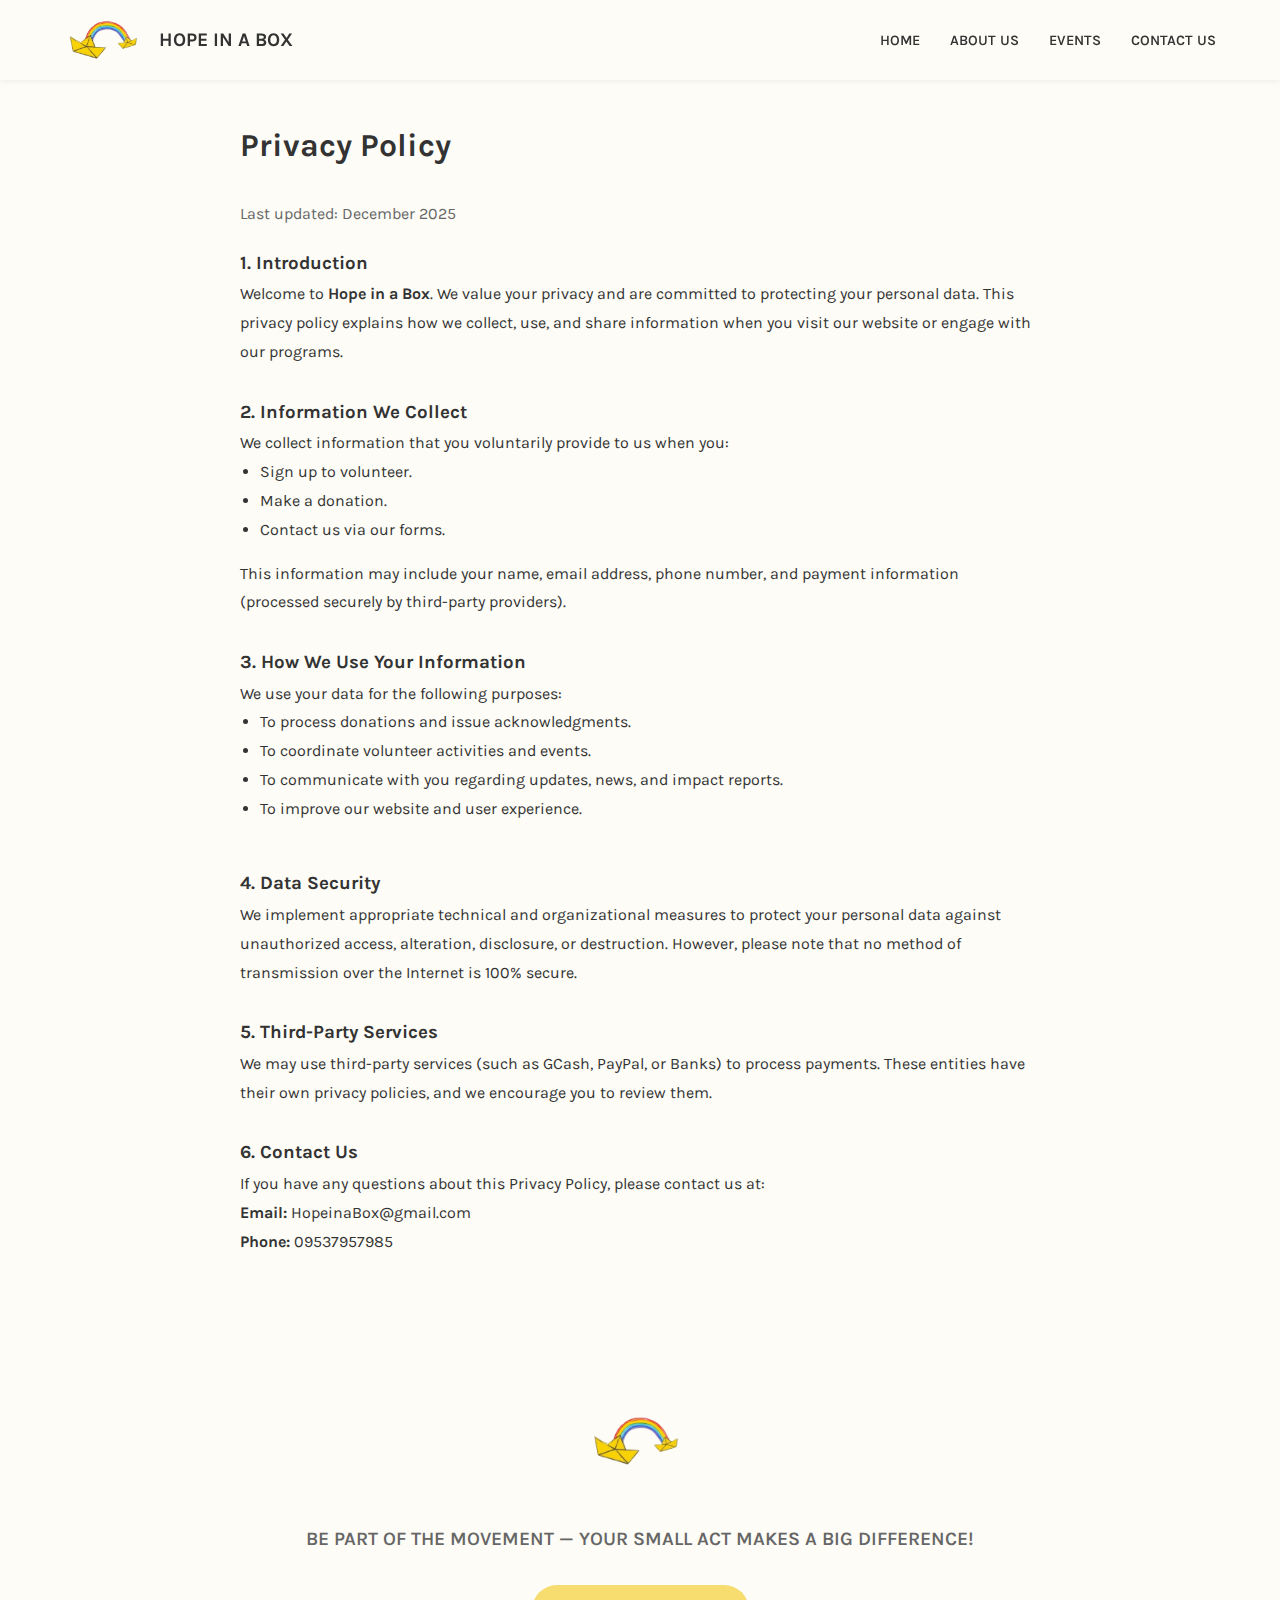
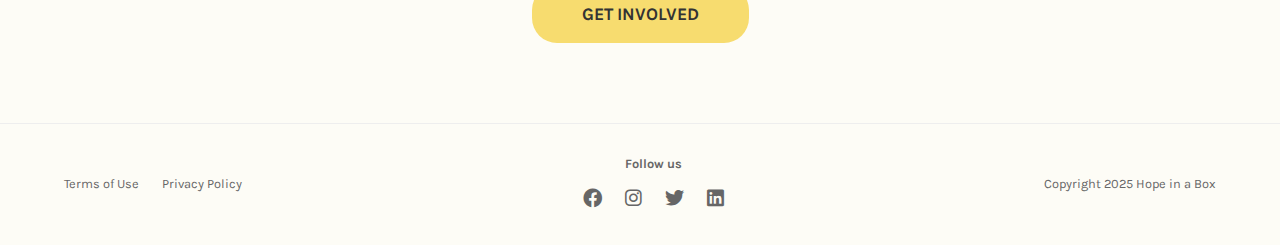
<file: privacy.html>
<!DOCTYPE html>
<html lang="en">
<head>
    <meta charset="UTF-8">
    <meta name="viewport" content="width=device-width, initial-scale=1.0">
    <title>Hope in a Box</title>
    
    <link rel="preconnect" href="https://fonts.googleapis.com">
    <link rel="preconnect" href="https://fonts.gstatic.com" crossorigin>
    <link href="https://fonts.googleapis.com/css2?family=Karla:wght@400;600;700;800&display=swap" rel="stylesheet">
    
    <link rel="stylesheet" href="style.css">
    <link rel="stylesheet" href="https://cdnjs.cloudflare.com/ajax/libs/font-awesome/6.0.0/css/all.min.css">
</head>
<body>

<header>
    <div class="nav-container">
        <a href="index.html" class="logo">
            <img src="assets/logo.png" alt="Logo Icon">
            HOPE IN A BOX
        </a>
        <nav class="main-nav">
            <ul>
                <li><a href="index.html">HOME</a></li>
                <li><a href="about.html">ABOUT US</a></li>
                <li><a href="events.html">EVENTS</a></li>
                <li><a href="contact.html">CONTACT US</a></li>
            </ul>
        </nav>
    </div>
</header>
<div class="container" style="padding: 120px 0 80px 0;">
    <div style="max-width: 800px; margin: 0 auto;">
        <h1 style="margin-bottom: 30px; color: var(--text-dark);">Privacy Policy</h1>
        <p style="margin-bottom: 20px; color: #666;">Last updated: December 2025</p>

        <div style="line-height: 1.8; color: var(--text-dark);">
            <h3>1. Introduction</h3>
            <p>Welcome to <strong>Hope in a Box</strong>. We value your privacy and are committed to protecting your personal data. This privacy policy explains how we collect, use, and share information when you visit our website or engage with our programs.</p>
            <br>

            <h3>2. Information We Collect</h3>
            <p>We collect information that you voluntarily provide to us when you:</p>
            <ul style="margin-left: 20px; margin-bottom: 15px;">
                <li>Sign up to volunteer.</li>
                <li>Make a donation.</li>
                <li>Contact us via our forms.</li>
            </ul>
            <p>This information may include your name, email address, phone number, and payment information (processed securely by third-party providers).</p>
            <br>

            <h3>3. How We Use Your Information</h3>
            <p>We use your data for the following purposes:</p>
            <ul style="margin-left: 20px; margin-bottom: 15px;">
                <li>To process donations and issue acknowledgments.</li>
                <li>To coordinate volunteer activities and events.</li>
                <li>To communicate with you regarding updates, news, and impact reports.</li>
                <li>To improve our website and user experience.</li>
            </ul>
            <br>

            <h3>4. Data Security</h3>
            <p>We implement appropriate technical and organizational measures to protect your personal data against unauthorized access, alteration, disclosure, or destruction. However, please note that no method of transmission over the Internet is 100% secure.</p>
            <br>

            <h3>5. Third-Party Services</h3>
            <p>We may use third-party services (such as GCash, PayPal, or Banks) to process payments. These entities have their own privacy policies, and we encourage you to review them.</p>
            <br>

            <h3>6. Contact Us</h3>
            <p>If you have any questions about this Privacy Policy, please contact us at:<br>
            <strong>Email:</strong> HopeinaBox@gmail.com<br>
            <strong>Phone:</strong> 09537957985</p>
        </div>
    </div>
</div>

<section class="bottom-cta">
    <div class="container">
        <img src="assets/logo.png" alt="Rainbow Icon" style="height: 50px; margin-bottom: 20px;">
        <p class="cta-tagline">BE PART OF THE MOVEMENT — YOUR SMALL ACT MAKES A BIG DIFFERENCE!</p>
        <a href="volunteer.html" class="btn btn-yellow btn-large">GET INVOLVED</a>
    </div>
</section>

<footer>
    <div class="container footer-content">
        <div class="footer-links">
            <a href="terms.html">Terms of Use</a>
            <a href="privacy.html">Privacy Policy</a>
        </div>
        
        <div class="social-icons">
            <p>Follow us</p>
            <a href="https://www.facebook.com/HIABOrg"><i class="fab fa-facebook"></i></a>
            <a href="#"><i class="fab fa-instagram"></i></a>
            <a href="#"><i class="fab fa-twitter"></i></a> <a href="#"><i class="fab fa-linkedin"></i></a>
        </div>
        
        <div class="copyright">
            Copyright 2025 Hope in a Box
        </div>
    </div>
</footer>

</body>
</html>
</file>
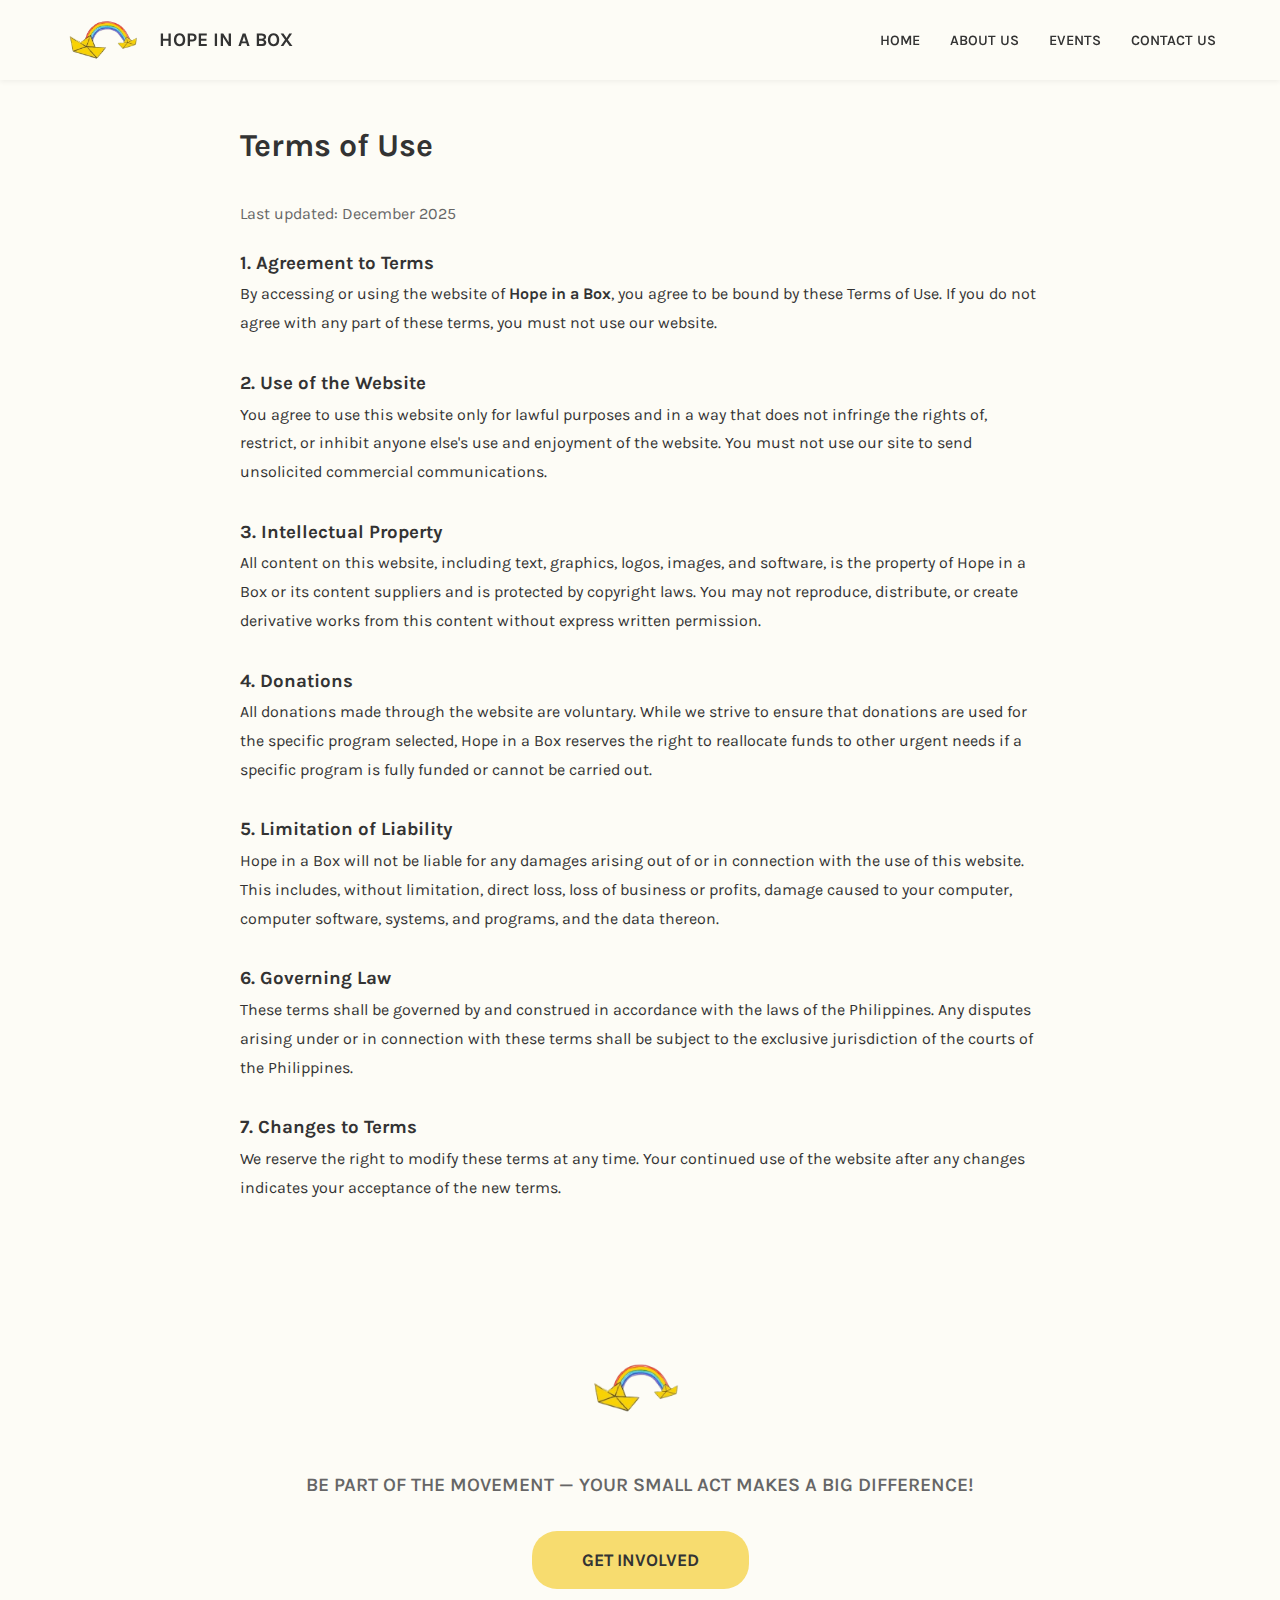
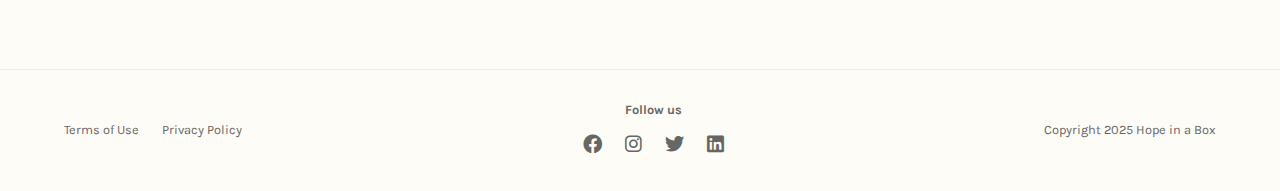
<file: terms.html>
<!DOCTYPE html>
<html lang="en">
<head>
    <meta charset="UTF-8">
    <meta name="viewport" content="width=device-width, initial-scale=1.0">
    <title>Hope in a Box</title>
    
    <link rel="preconnect" href="https://fonts.googleapis.com">
    <link rel="preconnect" href="https://fonts.gstatic.com" crossorigin>
    <link href="https://fonts.googleapis.com/css2?family=Karla:wght@400;600;700;800&display=swap" rel="stylesheet">
    
    <link rel="stylesheet" href="style.css">
    <link rel="stylesheet" href="https://cdnjs.cloudflare.com/ajax/libs/font-awesome/6.0.0/css/all.min.css">
</head>
<body>

<header>
    <div class="nav-container">
        <a href="index.html" class="logo">
            <img src="assets/logo.png" alt="Logo Icon">
            HOPE IN A BOX
        </a>
        <nav class="main-nav">
            <ul>
                <li><a href="index.html">HOME</a></li>
                <li><a href="about.html">ABOUT US</a></li>
                <li><a href="events.html">EVENTS</a></li>
                <li><a href="contact.html">CONTACT US</a></li>
            </ul>
        </nav>
    </div>
</header>
<div class="container" style="padding: 120px 0 80px 0;">
    <div style="max-width: 800px; margin: 0 auto;">
        <h1 style="margin-bottom: 30px; color: var(--text-dark);">Terms of Use</h1>
        <p style="margin-bottom: 20px; color: #666;">Last updated: December 2025</p>

        <div style="line-height: 1.8; color: var(--text-dark);">
            <h3>1. Agreement to Terms</h3>
            <p>By accessing or using the website of <strong>Hope in a Box</strong>, you agree to be bound by these Terms of Use. If you do not agree with any part of these terms, you must not use our website.</p>
            <br>

            <h3>2. Use of the Website</h3>
            <p>You agree to use this website only for lawful purposes and in a way that does not infringe the rights of, restrict, or inhibit anyone else's use and enjoyment of the website. You must not use our site to send unsolicited commercial communications.</p>
            <br>

            <h3>3. Intellectual Property</h3>
            <p>All content on this website, including text, graphics, logos, images, and software, is the property of Hope in a Box or its content suppliers and is protected by copyright laws. You may not reproduce, distribute, or create derivative works from this content without express written permission.</p>
            <br>

            <h3>4. Donations</h3>
            <p>All donations made through the website are voluntary. While we strive to ensure that donations are used for the specific program selected, Hope in a Box reserves the right to reallocate funds to other urgent needs if a specific program is fully funded or cannot be carried out.</p>
            <br>

            <h3>5. Limitation of Liability</h3>
            <p>Hope in a Box will not be liable for any damages arising out of or in connection with the use of this website. This includes, without limitation, direct loss, loss of business or profits, damage caused to your computer, computer software, systems, and programs, and the data thereon.</p>
            <br>

            <h3>6. Governing Law</h3>
            <p>These terms shall be governed by and construed in accordance with the laws of the Philippines. Any disputes arising under or in connection with these terms shall be subject to the exclusive jurisdiction of the courts of the Philippines.</p>
            <br>

            <h3>7. Changes to Terms</h3>
            <p>We reserve the right to modify these terms at any time. Your continued use of the website after any changes indicates your acceptance of the new terms.</p>
        </div>
    </div>
</div>

<section class="bottom-cta">
    <div class="container">
        <img src="assets/logo.png" alt="Rainbow Icon" style="height: 50px; margin-bottom: 20px;">
        <p class="cta-tagline">BE PART OF THE MOVEMENT — YOUR SMALL ACT MAKES A BIG DIFFERENCE!</p>
        <a href="volunteer.html" class="btn btn-yellow btn-large">GET INVOLVED</a>
    </div>
</section>

<footer>
    <div class="container footer-content">
        <div class="footer-links">
            <a href="terms.html">Terms of Use</a>
            <a href="privacy.html">Privacy Policy</a>
        </div>
        
        <div class="social-icons">
            <p>Follow us</p>
            <a href="https://www.facebook.com/HIABOrg"><i class="fab fa-facebook"></i></a>
            <a href="#"><i class="fab fa-instagram"></i></a>
            <a href="#"><i class="fab fa-twitter"></i></a> <a href="#"><i class="fab fa-linkedin"></i></a>
        </div>
        
        <div class="copyright">
            Copyright 2025 Hope in a Box
        </div>
    </div>
</footer>

</body>
</html>
</file>
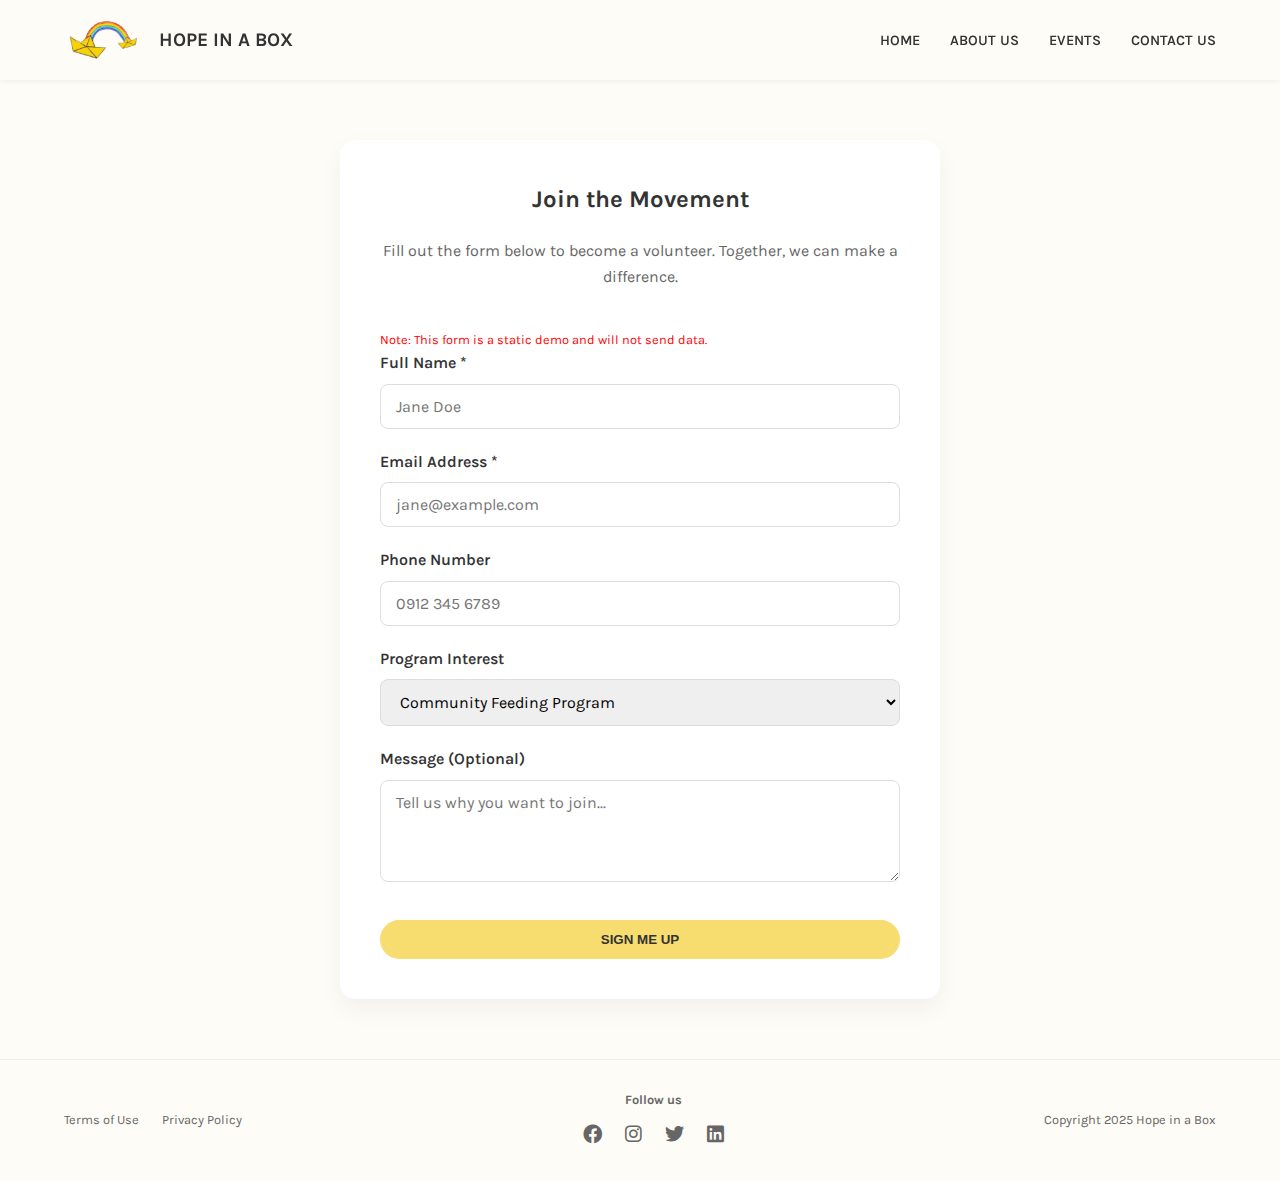
<file: volunteer.html>
<!DOCTYPE html>
<html lang="en">
<head>
    <meta charset="UTF-8">
    <meta name="viewport" content="width=device-width, initial-scale=1.0">
    <title>Hope in a Box</title>
    
    <link rel="preconnect" href="https://fonts.googleapis.com">
    <link rel="preconnect" href="https://fonts.gstatic.com" crossorigin>
    <link href="https://fonts.googleapis.com/css2?family=Karla:wght@400;600;700;800&display=swap" rel="stylesheet">
    
    <link rel="stylesheet" href="style.css">
    <link rel="stylesheet" href="https://cdnjs.cloudflare.com/ajax/libs/font-awesome/6.0.0/css/all.min.css">
</head>
<body>

<header>
    <div class="nav-container">
        <a href="index.html" class="logo">
            <img src="assets/logo.png" alt="Logo Icon">
            HOPE IN A BOX
        </a>
        <nav class="main-nav">
            <ul>
                <li><a href="index.html">HOME</a></li>
                <li><a href="about.html">ABOUT US</a></li>
                <li><a href="events.html">EVENTS</a></li>
                <li><a href="contact.html">CONTACT US</a></li>
            </ul>
        </nav>
    </div>
</header>
<div class="container" style="padding: 60px 0; margin-top: 80px;">
    <div class="form-wrapper">
        <h2 style="text-align: center; margin-bottom: 20px;">Join the Movement</h2>
        <p style="text-align: center; margin-bottom: 40px; color: var(--text-light);">
            Fill out the form below to become a volunteer. Together, we can make a difference.
        </p>

        <p style="color: red; font-size: 0.8rem;">Note: This form is a static demo and will not send data.</p>
        <form action="#" method="POST" class="volunteer-form">
            <div class="form-group">
                <label for="full_name">Full Name *</label>
                <input type="text" name="full_name" id="full_name" required placeholder="Jane Doe">
            </div>

            <div class="form-group">
                <label for="email">Email Address *</label>
                <input type="email" name="email" id="email" required placeholder="jane@example.com">
            </div>

            <div class="form-group">
                <label for="phone">Phone Number</label>
                <input type="text" name="phone" id="phone" placeholder="0912 345 6789">
            </div>

            <div class="form-group">
                <label for="program_interest">Program Interest</label>
                <select name="program_interest" id="program_interest">
                    <option value="Community Feeding Program">Community Feeding Program</option>
                    <option value="Youth Leadership Workshop">Youth Leadership Workshop</option>
                    <option value="Blood Donation Campaign">Blood Donation Campaign</option>
                    <option value="Clean & Green Community Project">Clean & Green Community Project</option>
                    <option value="School Donation Program">School Donation Program</option>
                    <option value="Disaster Preparedness Training">Disaster Preparedness Training</option>
                </select>
            </div>

            <div class="form-group">
                <label for="message">Message (Optional)</label>
                <textarea name="message" id="message" rows="4" placeholder="Tell us why you want to join..."></textarea>
            </div>

            <button type="submit" class="btn btn-yellow" style="width: 100%; margin-top: 10px;">SIGN ME UP</button>
        </form>
    </div>
</div>

<footer>
    <div class="container footer-content">
        <div class="footer-links">
            <a href="#">Terms of Use</a>
            <a href="#">Privacy Policy</a>
        </div>
        
        <div class="social-icons">
            <p>Follow us</p>
            <a href="#"><i class="fab fa-facebook"></i></a>
            <a href="#"><i class="fab fa-instagram"></i></a>
            <a href="#"><i class="fab fa-twitter"></i></a> 
            <a href="#"><i class="fab fa-linkedin"></i></a>
        </div>
        
        <div class="copyright">
            Copyright 2025 Hope in a Box
        </div>
    </div>
</footer>

</body>
</html>
</file>
<file: style.css>
:root {
    --primary-yellow: #FCEEA7;
    --button-yellow: #F7DC6F;
    --text-dark: #333333;
    --text-light: #666666;
    --bg-cream: #FDFCF6;
    --accent-green: #A8D5BA; /* For progress bars */
}

* {
    margin: 0;
    padding: 0;
    box-sizing: border-box;
}

body {
    font-family: 'Karla', sans-serif;
    background-color: var(--bg-cream);
    color: var(--text-dark);
    line-height: 1.6;
    padding-top: 0; 
}

a {
    text-decoration: none;
    color: inherit;
}

.container {
    width: 90%;
    max-width: 1200px;
    margin: 0 auto;
}

/* Buttons */
.btn {
    padding: 12px 30px;
    border-radius: 25px;
    font-weight: bold;
    border: none;
    cursor: pointer;
    transition: background 0.3s;
    display: inline-block;
}

.btn-white {
    background-color: white;
    color: var(--text-dark);
}

.btn-yellow {
    background-color: var(--button-yellow);
    color: var(--text-dark);
}

.btn:hover {
    opacity: 0.9;
}

header {
    position: fixed; 
    top: 0;
    left: 0;
    width: 100%;
    
    z-index: 1000; 
    
    background-color: var(--bg-cream); 
    padding: 20px 0;
    
    box-shadow: 0 2px 5px rgba(0,0,0,0.05); 
}


.nav-container {
    display: flex;
    justify-content: space-between;
    align-items: center;
    width: 90%;
    max-width: 1200px;
    margin: 0 auto;
}

.logo {
    display: flex;
    align-items: center;
    font-weight: bold;
    font-size: 1.2rem;
}

.logo img {
    height: 40px;
    margin-right: 10px;
}

.main-nav ul {
    list-style: none;
    display: flex;
    gap: 30px;
}

.main-nav a {
    font-weight: 600;
    font-size: 0.9rem;
}

/* --- Hero Section --- */
.hero-section {
    background-image: url('../assets/hero_section.jpg');
    background-size: cover;
    background-position: center;
    height: 80vh;
    min-height: 850px;
    display: flex;
    align-items: center;
    color: white;
    position: relative;
}


/* Dark overlay to make text readable */
.hero-section::before {
    content: '';
    position: absolute;
    top:0; left:0; right:0; bottom:0;
    background: rgba(0,0,0,0.3);
}

.hero-content {
    position: relative;
    z-index: 1;
    width: 90%;
    max-width: 1200px;
    margin: 0 auto;
}

.hero-content h1 {
    font-size: 4rem;
    line-height: 1.1;
    margin-bottom: 20px;
    font-weight: 800;
}

.hero-content p {
    font-size: 1.2rem;
    margin-bottom: 30px;
    max-width: 600px;
}

.hero-buttons {
    display: flex;
    gap: 20px;
}

/* --- About Us Section --- */
.about-us-section {
    text-align: center;
    padding: 80px 0;
    max-width: 800px;
    margin: 0 auto;
}

.section-icon {
    height: 80px;
    margin-bottom: 20px;
}

.about-us-section h2 {
    font-size: 2rem;
    margin-bottom: 30px;
}

/* --- Main Content Grid --- */
.main-content-grid {
    display: grid;
    grid-template-columns: 1fr 1fr;
    gap: 60px;
    padding-bottom: 80px;
}

.column-title {
    text-align: center;
    font-size: 1.8rem;
    margin-bottom: 40px;
    font-weight: 800;
}

/* Event Cards (Left Column) */

/* 1. Make both cards identical containers */
.event-card, 
.donation-card {
    background: white;
    border-radius: 10px;
    overflow: hidden;
    margin-bottom: 30px;
    box-shadow: 0 4px 10px rgba(0,0,0,0.05);
    transition: transform 0.2s;
    display: flex;       
    flex-direction: column;
}

.event-card:hover, 
.donation-card:hover {
    transform: translateY(-5px);
}

/* 2. Make images identical and smaller */
.event-card img, 
.donation-card img {
    width: 100%;
    height: 200px;   
    object-fit: cover;
    display: block;
    margin: 0;         
    border-radius: 10px 10px 0 0; 
}

/* 3. Identical Typography & Spacing */
.event-card h3, 
.donation-card h3 { 
    font-size: 1.3rem;
    margin: 15px 20px 5px 20px; 
    font-weight: bold;
}

.event-card .event-date, 
.donation-card .event-date { 
    display: block;
    color: #666;
    font-size: 0.9rem;
    margin: 0 20px 10px 20px;
}

.event-card p, 
.donation-card p {
    padding: 0 20px;
    margin-bottom: 15px;
    font-size: 0.95rem;
    color: #666;
}

.event-card .read-more, 
.donation-card .read-more {
    display: inline-block;
    margin: 0 20px 20px 20px;
    color: #4A90E2;
    text-decoration: underline;
    font-weight: 600;
}

.donation-grid {
    display: block !important;
}

/* --- Bottom CTA Section --- */
.bottom-cta {
    text-align: center;
    padding: 80px 0;
    background-color: var(--bg-cream); 
    position: relative;
}

.bottom-cta::before {
    content: '';
    position: absolute;
    bottom: 0;
    left: 0;
    width: 100%;
    height: 200px;
    background: linear-gradient(to top, rgba(252, 238, 167, 0.3), transparent);
    z-index: -1;
}


.cta-tagline {
    font-size: 1.2rem;
    font-weight: 600;
    margin: 30px 0;
    color: var(--text-light);
}

.btn-large {
    padding: 15px 50px;
    font-size: 1.1rem;
}

/* --- EVENTS PAGE STYLES --- */

.events-page-grid {
    display: grid;
    grid-template-columns: repeat(auto-fill, minmax(300px, 1fr));
    gap: 30px;
}

.event-card-full {
    background: white;
    border-radius: 15px;
    overflow: hidden;
    box-shadow: 0 4px 15px rgba(0,0,0,0.1);
    transition: transform 0.3s ease;
}

.event-card-full:hover {
    transform: translateY(-5px);
}

.event-img-wrapper {
    height: 200px;
    overflow: hidden;
}

.event-img-wrapper img {
    width: 100%;
    height: 100%;
    object-fit: cover;
}

.event-details {
    padding: 20px;
}

.event-date-badge {
    background-color: var(--primary-yellow);
    padding: 5px 10px;
    border-radius: 5px;
    font-size: 0.8rem;
    font-weight: bold;
    display: inline-block;
    margin-bottom: 10px;
}

.event-loc {
    color: #888;
    font-size: 0.9rem;
    margin-bottom: 10px;
    font-style: italic;
}

.event-desc {
    font-size: 0.95rem;
    color: var(--text-light);
}

/* --- TABS & SEARCH LAYOUT --- */

/* Tab Navigation */
.tabs-nav {
    display: flex;
    justify-content: center;
    background: transparent; 
    border-bottom: none;
    padding-bottom: 10px; 
}

.tab-btn {
    padding: 20px 40px;
    background: none;
    border: none;
    font-size: 1.1rem;
    font-weight: bold;
    color: #666;
    cursor: pointer;
    text-transform: uppercase;
    border-bottom: 3px solid transparent;
    transition: all 0.3s;
}

.tab-btn:hover {
    color: #00AEEF; 
}

.tab-btn.active {
    color: #333;
    border-bottom: 3px solid #333; /* Dark underline for active tab */
}

.search-section {
    background-color: #00AEEF; 
    padding: 30px 0;
    margin-bottom: 30px;
}

.search-card {
    background: white;
    padding: 20px;
    border-radius: 5px;
    display: flex;
    flex-wrap: wrap;
    gap: 15px;
    align-items: flex-end;
}

.filter-group {
    flex: 1;
    min-width: 150px;
}

.filter-group label {
    display: block;
    font-weight: bold;
    font-size: 0.9rem;
    margin-bottom: 5px;
    color: #333;
}

.filter-group select, .filter-group input {
    width: 100%;
    padding: 10px;
    border: 1px solid #ccc;
    border-radius: 4px;
    background-color: #f9f9f9;
}

.search-btn {
    background-color: #00AEEF;
    color: white;
    border: none;
    padding: 12px 30px;
    border-radius: 4px;
    font-weight: bold;
    cursor: pointer;
    text-transform: uppercase;
}

.search-btn:hover {
    background-color: #0095cd;
}

/* Content Grid Styling */
.tab-content {
    display: none; 
}

.tab-content.active {
    display: block; 
}

.program-card {
    background: #f4f4f4; 
    border-radius: 5px;
    overflow: hidden;
    transition: transform 0.2s;
    display: flex;
    flex-direction: column;
}

.program-card:hover {
    transform: translateY(-5px);
    box-shadow: 0 5px 15px rgba(0,0,0,0.1);
}

.card-img-top {
    height: 180px;
    object-fit: cover;
    width: 100%;
}

.card-body {
    padding: 15px;
    display: flex;
    flex-direction: column;
    gap: 8px;
    flex-grow: 1;
}

.card-title {
    font-size: 1.1rem;
    font-weight: bold;
    color: #333;
    margin-bottom: 5px;
    line-height: 1.3;
}

.card-info {
    font-size: 0.85rem;
    color: #555;
    display: flex;
    align-items: flex-start;
    gap: 8px;
}

.card-info i {
    color: #555;
    margin-top: 3px;
    width: 15px;
}

/* Progress Bar in Card */
.status-bar {
    height: 6px;
    background: #ddd;
    border-radius: 3px;
    margin-top: 10px;
    overflow: hidden;
}

.status-fill {
    height: 100%;
    background-color: #00AEEF;
}

.status-text {
    font-size: 0.8rem;
    color: #00AEEF;
    margin-top: 5px;
    font-weight: 600;
}

/* Status Badges */
.card-img-wrapper {
    position: relative;
}

.badge-overlay {
    position: absolute;
    top: 10px;
    right: 10px;
    padding: 5px 12px;
    border-radius: 20px;
    font-size: 0.75rem;
    font-weight: bold;
    color: white;
    text-transform: uppercase;
}

.badge-open {
    background-color: #28a745; /* Green for Open */
}

.badge-closed {
    background-color: #6c757d; /* Grey for Past */
}

/* --- Footer --- */
footer {
    padding: 30px 0;
    border-top: 1px solid #eee;
}

.footer-content {
    display: flex;
    justify-content: space-between;
    align-items: center;
    font-size: 0.8rem;
    color: var(--text-light);
}

.footer-links a {
    margin-right: 20px;
}

.social-icons {
    text-align: center; 
}

.social-icons p {
    margin-bottom: 10px; 
    font-weight: bold;   
}

.social-icons a {
    margin: 0 10px;
    font-size: 1.2rem;
    display: inline-block; 
}

/* Responsive adjustments */
@media (max-width: 768px) {
    .hero-content h1 { font-size: 2.5rem; }
    .main-content-grid { grid-template-columns: 1fr; }
    .donation-grid { grid-template-columns: 1fr; }
    .nav-container { flex-direction: column; }
    .main-nav ul { margin-top: 20px; }
}

/* --- Volunteer Form Styles --- */

.form-wrapper {
    background: white;
    padding: 40px;
    border-radius: 15px;
    box-shadow: 0 10px 25px rgba(0,0,0,0.05);
    max-width: 600px;
    margin: 0 auto;
}

.volunteer-form .form-group {
    margin-bottom: 20px;
}

.volunteer-form label {
    display: block;
    margin-bottom: 8px;
    font-weight: 600;
    color: var(--text-dark);
}

.volunteer-form input,
.volunteer-form select,
.volunteer-form textarea {
    width: 100%;
    padding: 12px 15px;
    border: 1px solid #ddd;
    border-radius: 8px;
    font-family: inherit;
    font-size: 1rem;
    transition: border 0.3s;
}

.volunteer-form input:focus,
.volunteer-form select:focus,
.volunteer-form textarea:focus {
    border-color: var(--button-yellow);
    outline: none;
    background-color: #fdfdfd;
}

/* Alert Messages */
.alert {
    padding: 15px;
    border-radius: 8px;
    margin-bottom: 20px;
    text-align: center;
    font-weight: bold;
}

.alert.success {
    background-color: #d4edda;
    color: #155724;
    border: 1px solid #c3e6cb;
}

.alert.error {
    background-color: #f8d7da;
    color: #721c24;
    border: 1px solid #f5c6cb;
}


.container {
    margin-top: 0px; 
}

.hero-section + .container, 
.hero-section + .about-us-section {
    margin-top: 0;
}

header .container, footer .container {
    margin-top: 0;
}

/* --- ABOUT US SECTION (FINAL FIX) --- */

/* 1. Page Container  */
.about-page-container {
    padding-top: 140px; 
    padding-bottom: 80px;
    padding-left: 20px;
    padding-right: 20px;
    font-family: 'Karla', sans-serif;
    width: 100%;
    max-width: 1200px;
    margin: 0 auto;
}

/* 2. Flex Layout */
.about-flex {
    display: flex;
    flex-direction: column; 
    gap: 50px;
}

/* 3. Left Column (Text) */
.about-left-column {
    width: 100%;
}

.about-title {
    font-size: 2.5rem;
    font-weight: 700;
    color: #333;
    margin-bottom: 35px; 
    position: relative; 
}

/* 2. Create the Decorative Line */
.about-title::after {
    content: '';
    position: absolute;
    bottom: -10px; 
    left: 0;
    width: 80px; 
    height: 5px; 
    background-color: var(--button-yellow); 
    border-radius: 3px; 
}

.about-description {
    font-size: 1rem;
    line-height: 1.8;
    color: #5a5a5a;
    margin-bottom: 20px;
    text-align: justify;
}

/* 4. Mission & Vision */
.mission-vision-container {
    margin-top: 40px;
}

.mission-vision-container h2 {
    font-size: 1.8rem;
    font-weight: 400;
    margin-bottom: 30px;
    color: #333;
}

.mission-card, 
.vision-card {
    background: transparent;
    padding: 0;
    border: none;
    margin-bottom: 30px;
}

.mission-card h3, 
.vision-card h3 {
    font-size: 1.6rem;
    font-weight: 700;
    color: #333;
    margin-bottom: 10px;
    display: flex;
    align-items: center;
    gap: 10px;
}

.mission-card i { color: #f39c12; }
.vision-card i { color: #7f8c8d; }

.mission-card p, 
.vision-card p {
    font-size: 1rem;
    line-height: 1.6;
    color: #666;
}

/* 5. Right Column (Images) */
.about-right-column {
    width: 100%;
    display: flex;
    justify-content: center;
}

/* Image Grid System */
.images-container {
    width: 100%;
    max-width: 500px;
}

.image-flex {
    display: flex;
    flex-direction: row;
    gap: 20px; 
}

.box-one {
    display: flex;
    flex-direction: column;
    gap: 20px;
    flex: 1; 
}

/* Individual Image Boxes */
.image-box {
    width: 100%;
    aspect-ratio: 1; 
    border-radius: 10px;
    overflow: hidden;
    background-color: #eee; 
    box-shadow: 0 10px 20px rgba(0,0,0,0.1);
}

.image-box img {
    width: 100%;
    height: 100%;
    object-fit: cover;
    display: block;
}

/* --- DESKTOP STYLES */
@media (min-width: 768px) {
    .about-flex {
        flex-direction: row; 
        align-items: flex-start;
        gap: 60px;
    }

    .about-left-column {
        width: 45%;
    }

    .about-right-column {
        width: 55%;
        margin-top: 140px; 
    }
    
    .box-one:nth-child(2) {
        margin-top: 0; 
    }
}

/* --- NEW SPLIT CONTACT LAYOUT --- */

/* The main outer card */
.contact-box {
    background: white;
    border-radius: 20px;
    box-shadow: 0 15px 30px rgba(0,0,0,0.1);
    overflow: hidden; 
    display: flex;    
    width: 100%;      
    max-width: 100%; 
    margin: 0 auto;
    min-height: 550px; 
}

/* LEFT SIDE: The Form */
.contact-left {
    width: 65%;
    padding: 50px;
}

/* RIGHT SIDE: The Design/Info */
.contact-right {
    width: 35%;
    background-color: var(--primary-yellow);
    background-blend-mode: overlay; 
    background-size: cover;
    background-position: center;
    color: var(--text-dark);
    padding: 40px; 
    display: flex;
    flex-direction: column;
    justify-content: center;
    position: relative;
}

/* Dark overlay */
.contact-right::before {
    content: '';
    position: absolute;
    top: 0; left: 0; right: 0; bottom: 0;
    background: rgba(255, 255, 255, 0.3);
    z-index: 1;
}

.contact-right-content {
    position: relative;
    z-index: 2;
}

.info-item {
    margin-bottom: 30px;
    display: flex;
    align-items: flex-start;
}

.info-item i {
    font-size: 1.5rem;
    margin-right: 15px;
    color: #333;
    margin-top: 5px;
}

.info-item h4 {
    font-size: 1.1rem;
    margin-bottom: 5px;
}

.info-item p {
    font-size: 0.95rem;
    color: #444;
}

/* Mobile Responsiveness */
@media (max-width: 900px) {
    .contact-box {
        flex-direction: column; 
    }
    .contact-left, .contact-right {
        width: 100%;
        padding: 30px;
    }
    .contact-right {
        min-height: 250px;
        flex-direction: row;
        flex-wrap: wrap;
        gap: 20px;
        align-items: flex-start;
        justify-content: flex-start;
    }
    .contact-right-content {
        width: 100%;
    }
    .info-item {
        margin-bottom: 10px;
        width: 100%;
    }
}
</file>
